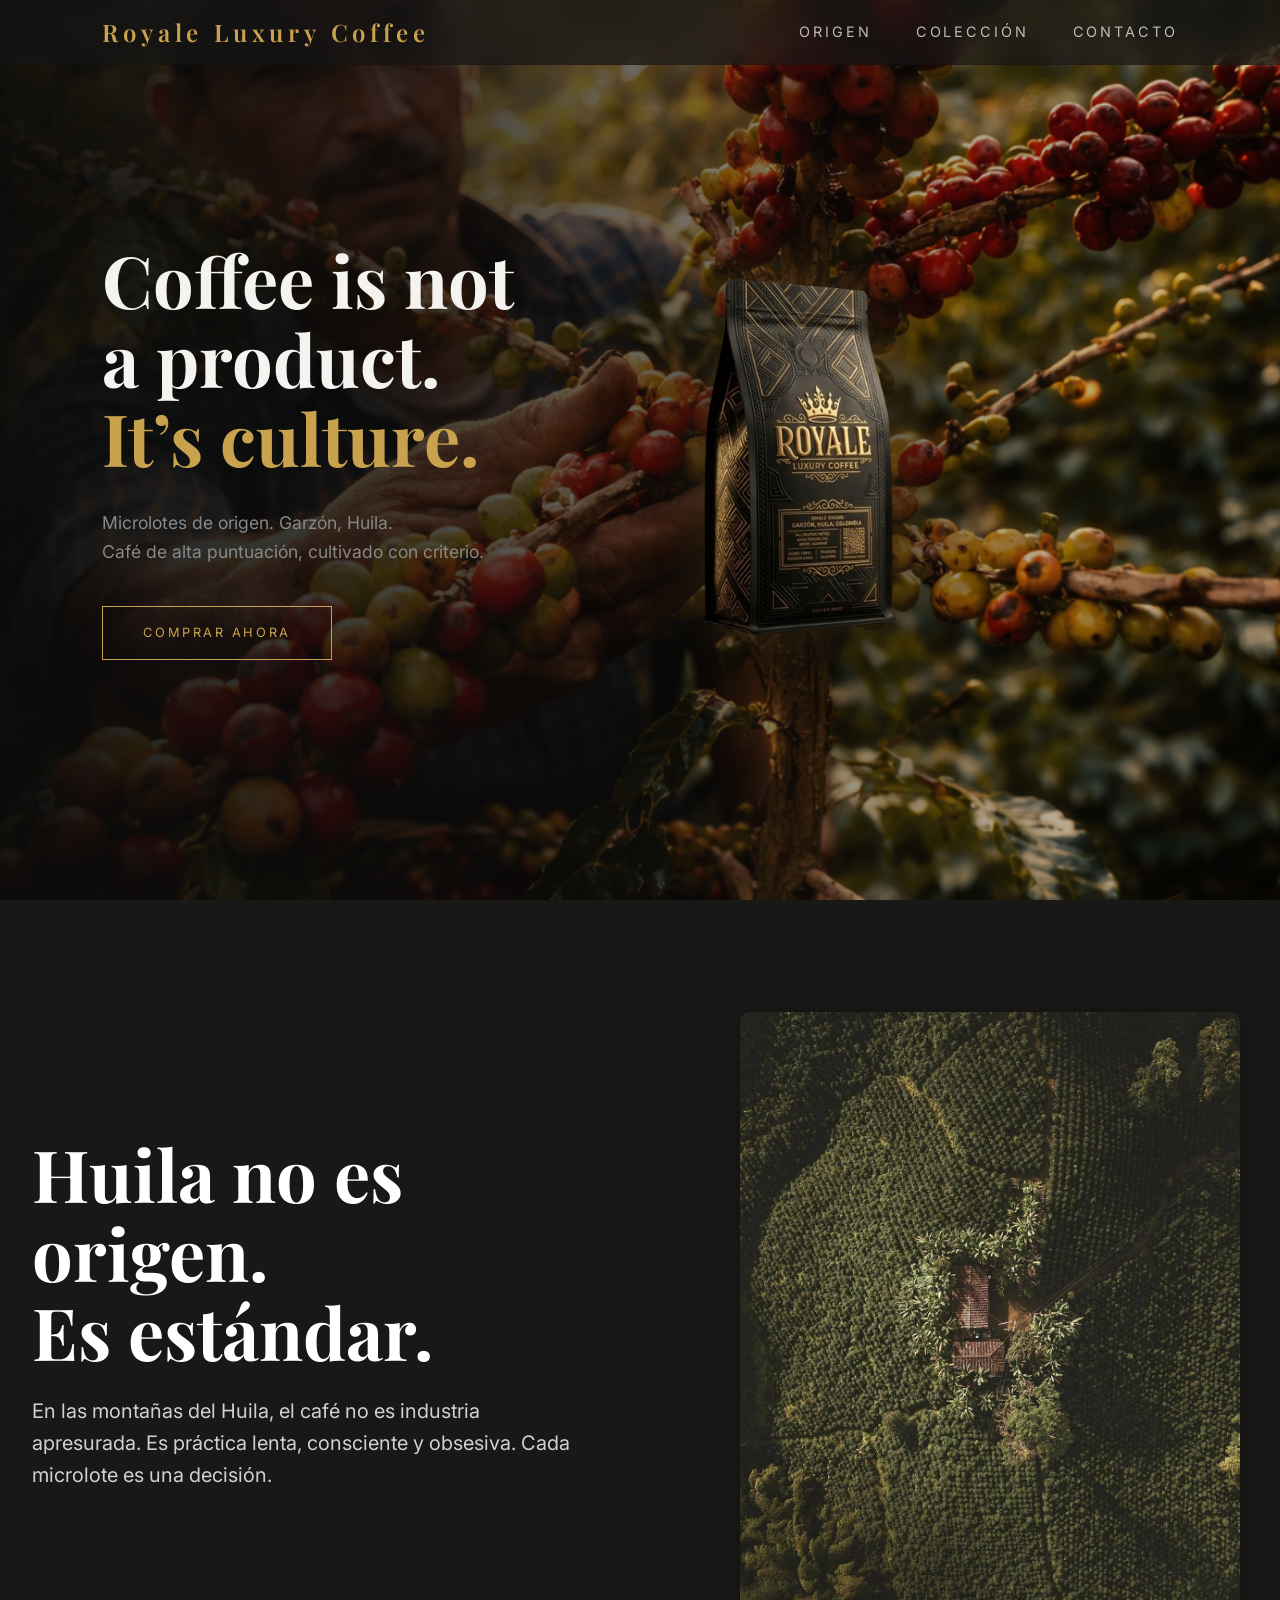
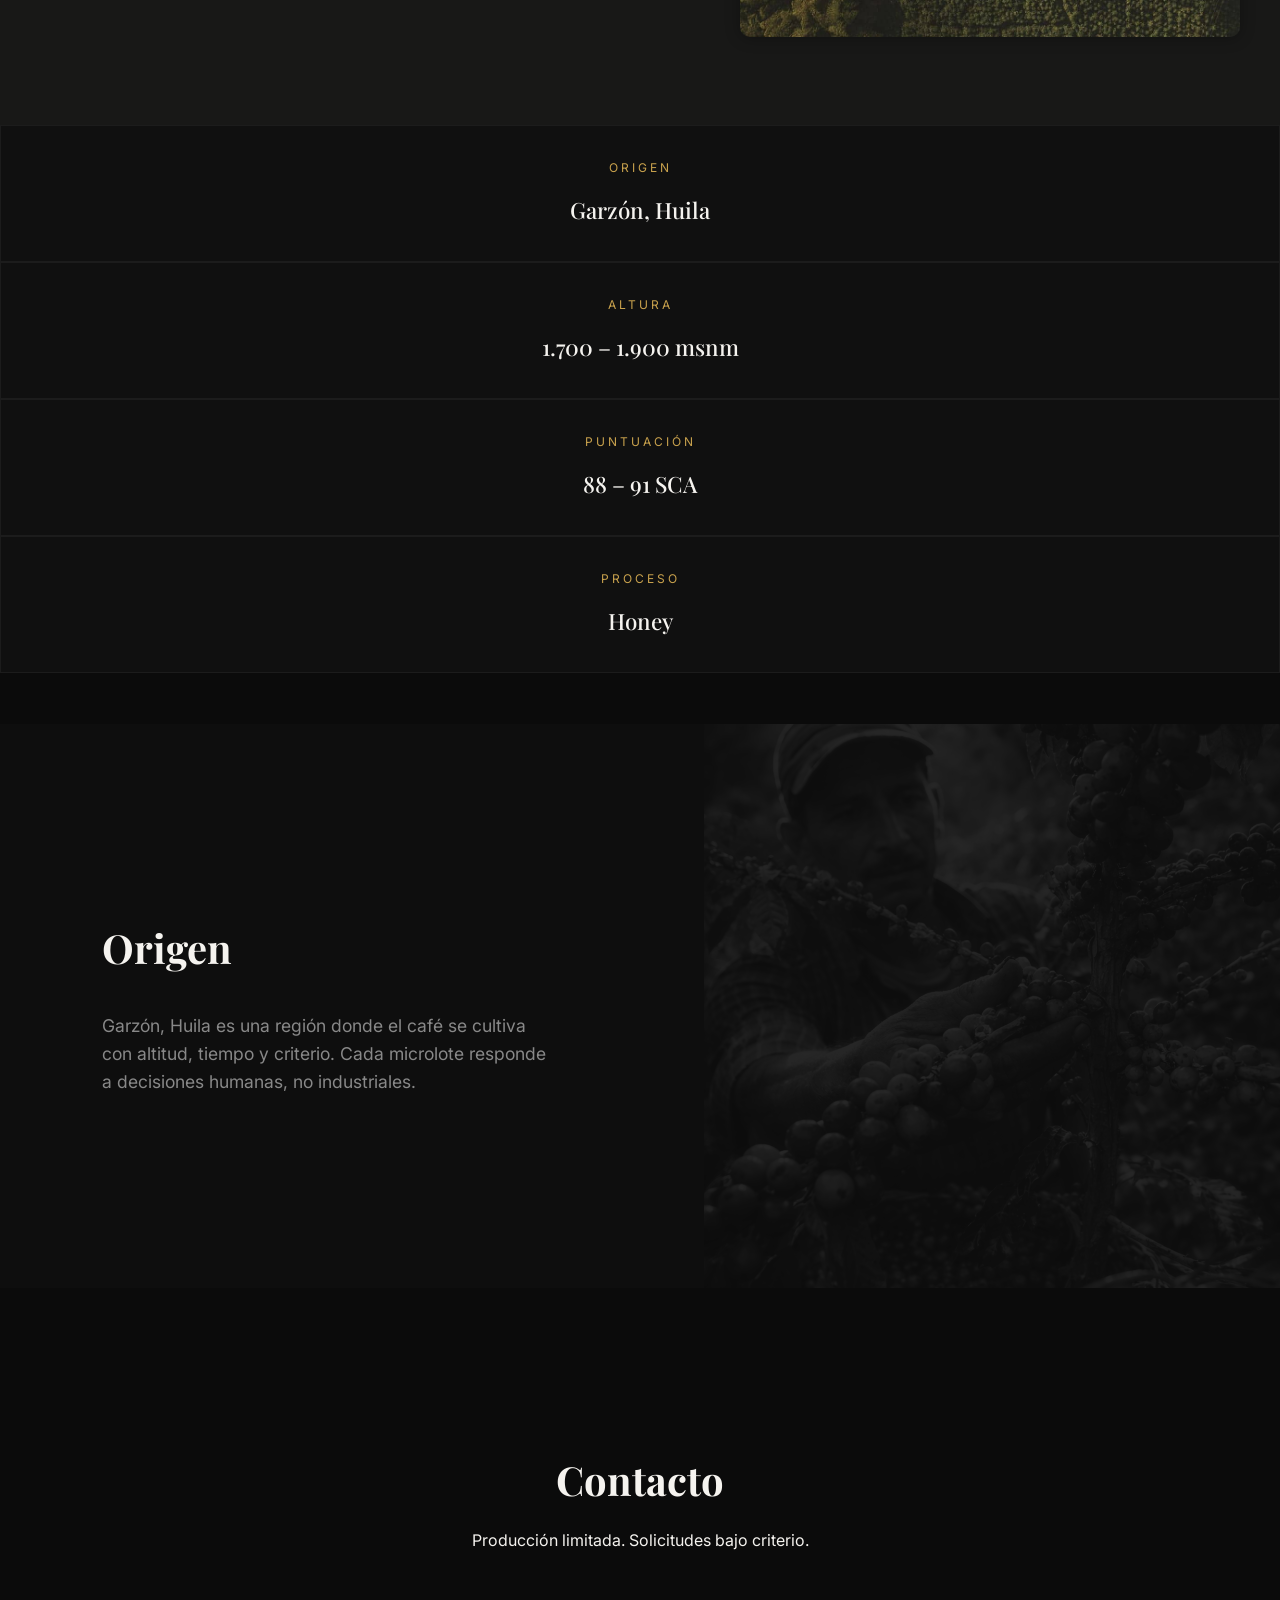
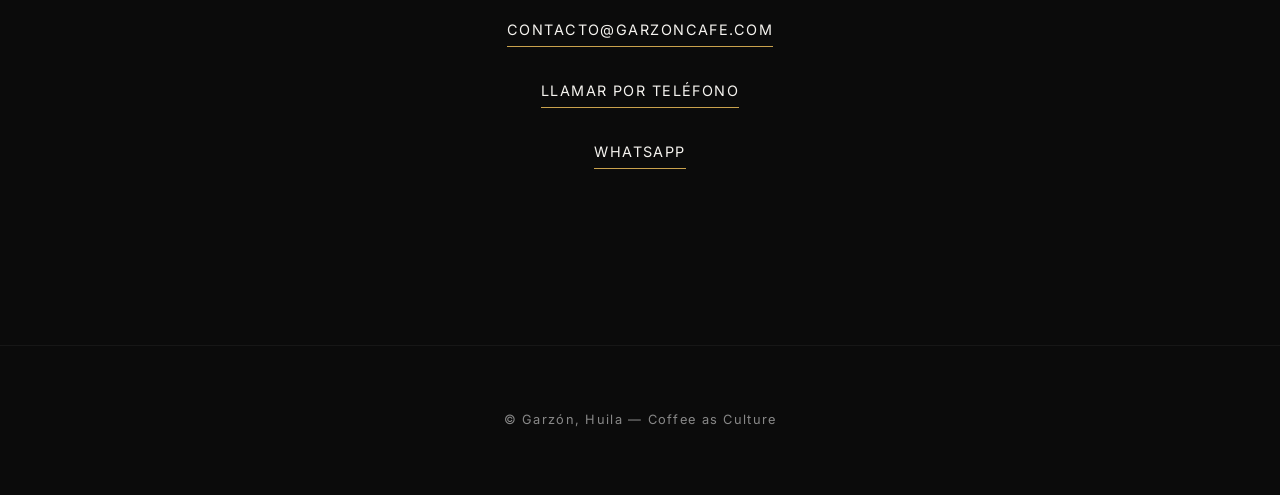
<file: index.html>
<!DOCTYPE html>
<html lang="es">

<head>
    <meta charset="UTF-8">
    <meta name="viewport" content="width=device-width, initial-scale=1.0">

    <title>Royale Luxury Coffee — Café Premium de Garzón, Huila</title>
    <meta name="description" content="Royale Luxury Coffee: microlotes de café de origen cultivados en Garzón, Huila. Sabores únicos, calidad premium, directo del productor.">
    <link rel="canonical" href="https://royaleluxurycoffee.com/">

    <!-- Open Graph -->
    <meta property="og:type" content="website">
    <meta property="og:url" content="https://royaleluxurycoffee.com/">
    <meta property="og:title" content="Royale Luxury Coffee — Café Premium de Garzón, Huila">
    <meta property="og:description" content="Microlotes de café de origen cultivados en Garzón, Huila. Sabores únicos, calidad premium, directo del productor.">
    <meta property="og:image" content="https://royaleluxurycoffee.com/imagenes/homepage2.png">

    <!-- Twitter Card -->
    <meta name="twitter:card" content="summary_large_image">
    <meta name="twitter:title" content="Royale Luxury Coffee">
    <meta name="twitter:description" content="Café premium de origen en Garzón, Huila.">
    <meta name="twitter:image" content="https://royaleluxurycoffee.com/imagenes/homepage2.png">

    <meta name="theme-color" content="#0b0b0b">
    <link rel="icon" type="image/png" href="imagenes/logo.png">

    <!-- Fonts -->
    <link rel="dns-prefetch" href="//fonts.googleapis.com">
    <link rel="dns-prefetch" href="//fonts.gstatic.com">
    <link rel="dns-prefetch" href="//checkout.bold.co">
    <link href="https://fonts.googleapis.com/css2?family=Inter:wght@300;400;600&family=Playfair+Display:wght@500;600&display=swap" rel="stylesheet">

    <link rel="stylesheet" href="styles.css">
</head>
<body>

    <header class="nav">
        <div class="logo">Royale Luxury Coffee </div>
        <nav>
            <a href="#">Origen</a>
            <a href="#">Colección</a>
            <a href="#">Contacto</a>
        </nav>
    </header>



    <main>

        <section class="hero">
            <div class="hero-wrapper">
                <div class="hero-content">
                    <h1>Coffee is not a product.<br><span>It’s culture.</span></h1>
                    <p>
                        Microlotes de origen. Garzón, Huila.<br>
                        Café de alta puntuación, cultivado con criterio.
                    </p>
                    <a href="Comprar.html" class="btn-gold">Comprar ahora</a>
                </div>

                <div class="hero-product">
                    <img src="imagenes/producto3.png" alt="Royal Luxury Coffee Pack">
                </div>
            </div>
        </section>



        <section class="editorial-section">
            <div class="container">
                <div class="editorial-text">

                    <h2> Huila no es origen.<br>Es estándar.</h2>
                    <p>
                        En las montañas del Huila, el café no es industria apresurada.
                        Es práctica lenta, consciente y obsesiva.
                        Cada microlote es una decisión.
                    </p>
                </div>
                <div class="editorial-finca">
                    <img src="imagenes/cafe.jpg" alt="Finca cafetera en Garzón, Huila">
                </div>
            </div>
        </section>




        <div class="editorial-metadata">
            <div>
                <span>Origen</span>
                <strong>Garzón, Huila</strong>
            </div>
            <div>
                <span>Altura</span>
                <strong>1.700 – 1.900 msnm</strong>
            </div>
            <div>
                <span>Puntuación</span>
                <strong>88 – 91 SCA</strong>
            </div>
            <div>
                <span>Proceso</span>
                <strong>Honey</strong>
            </div>
        </div>
        <br>
        <br>




        <section class="origen reveal" id="origen">
            <div class="origen-inner">
                <div class="origen-copy">
                    <h2>Origen</h2>
                    <p>
                        Garzón, Huila es una región donde el café
                        se cultiva con altitud, tiempo y criterio.
                        Cada microlote responde a decisiones
                        humanas, no industriales.
                    </p>
                </div>
            </div>
        </section>


        <section class="contacto" id="contacto">
            <h2>Contacto</h2>
            <p>Producción limitada. Solicitudes bajo criterio.</p>

            <div class="contact-links">
                <a href="mailto:contacto@garzoncafe.com" class="contact-link">contacto@garzoncafe.com</a><br>
                <a href="tel:+573000000000" class="contact-link">Llamar por teléfono</a><br>
                <a href="https://wa.me/573000000000" target="_blank" rel="noopener" class="contact-link">WhatsApp</a>
            </div>
        </section>

    </main>

    <footer>
        <p>© Garzón, Huila — Coffee as Culture</p>
    </footer>

</body>

</html>
</file>
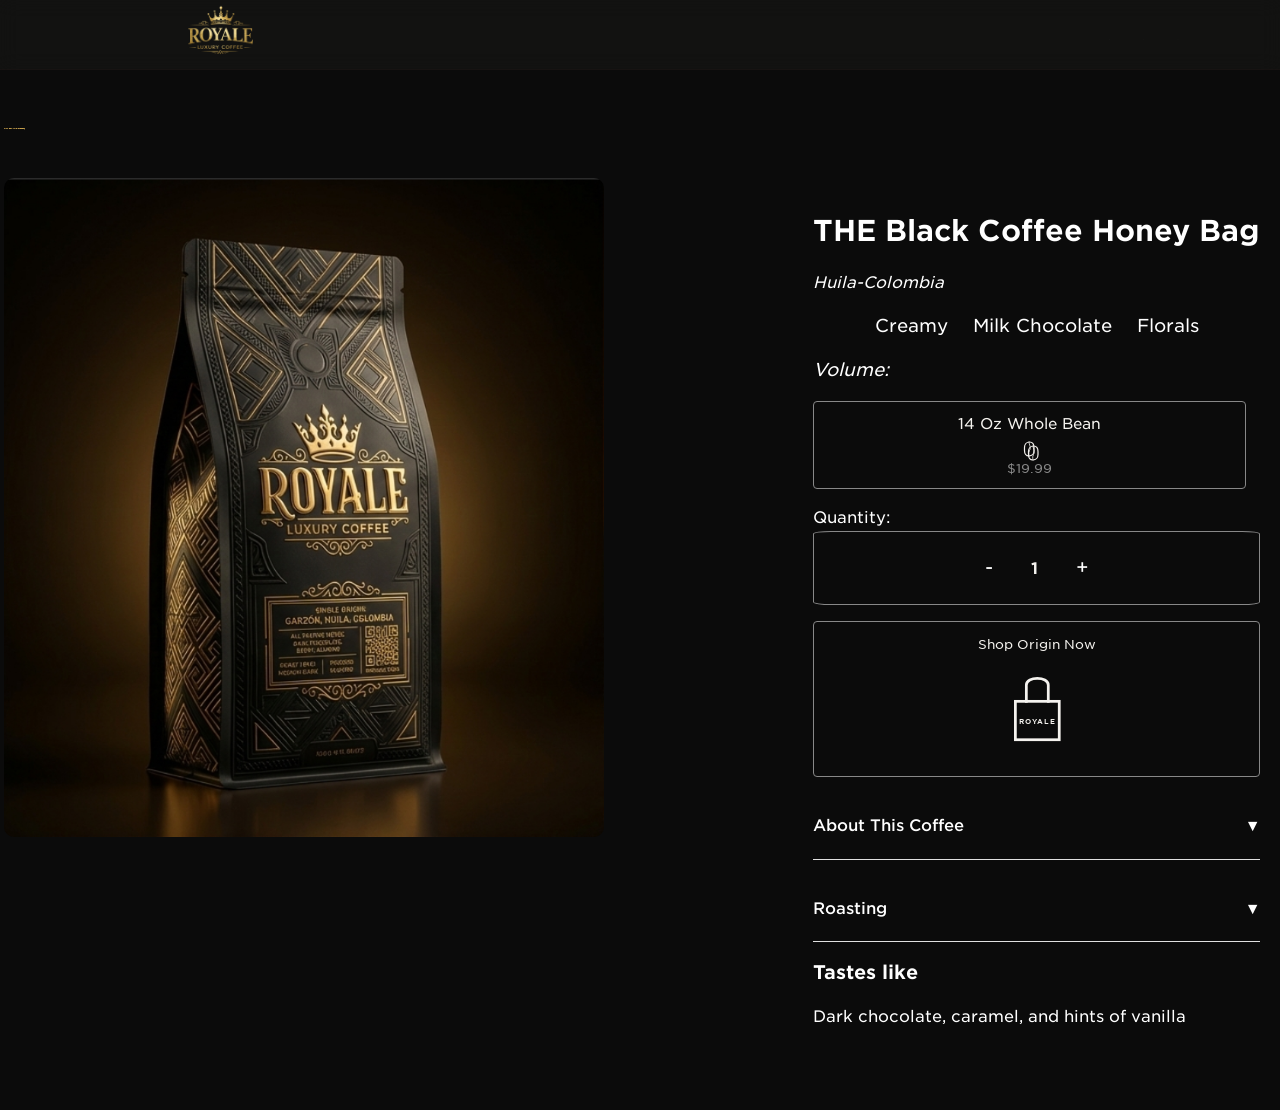
<file: Comprar.html>
<!DOCTYPE html>
<html lang="es">

<head>
    <meta charset="UTF-8">
    <title>Royale Luxury Coffee — Coffee as Culture</title>
    <meta name="viewport" content="width=device-width, initial-scale=1.0">
    <meta name="description" content="Café de microlotes de origen cultivados en Garzón, Huila. Coffee as culture">
    <link rel="dns-prefetch" href="//checkout.bold.co">

    <link rel="dns-prefetch" href="//fonts.googleapis.com">
    <link rel="dns-prefetch" href="//fonts.gstatic.com">
    <link
        href="https://fonts.googleapis.com/css2?family=Inter:wght@300;400;600&family=Playfair+Display:wght@500;600&display=swap"
        rel="stylesheet">

    <link rel="stylesheet" href="style-compra.css">

    <meta property="og:title" content="Royal Luxury Coffee">
    <meta property="og:description" content="Microlotes de café de origen cultivados en Garzón, Huila">
    <meta property="og:image" content="imagenes/homepage2.png">
    <meta name="theme-color" content="#0b0b0b">
    <link rel="icon" type="image/png" href="imagenes/homepage.png">
</head>

<body>
    <header class="nav">

        <div class="logo">
            <a href="index.html"> <img src="imagenes/logo.png" alt="logo Royal Luxury Coffee">
            </a>
        </div>
        <nav>
            <a href="#">Origen</a>
            <a href="#">Colección</a>
            <a href="#">Contacto</a>
        </nav>
    </header>


    <main>
        <section class="img-venta">
            <span id="enunciado-venta">Shop / Black Honey Coffee Bag</span>
            <img src="imagenes/venta.png" alt="bolsa de café en venta">


        </section>
        <div class="data-product">

            <H1>THE Black Coffee Honey Bag</H1>
            <p id="originp">Huila-Colombia <br></p>
            <ul class="list-flavor ">
                <li>Creamy</li>
                <li>Milk Chocolate</li>
                <li>Florals</li>
            </ul>
            <p id="volume"><em>Volume:</em> </p>
            <div class="volumen-option">

                <button class="size-option">

                    <span class="onzas">
                        14 Oz Whole Bean

                    </span>
                    <svg width="24" height="24" viewBox="0 0 24 24" fill="none" xmlns="http://www.w3.org/2000/svg"
                        class="icon-perfect-beans">
                        <path
                            d="M6.5 10.5C6.5 7.5 8.5 5 11.5 5C14.5 5 16 7.5 16 10.5V13.5C16 16.5 14 19 11 19C8 19 6.5 16.5 6.5 13.5V10.5Z"
                            stroke="currentColor" stroke-width="1.2" stroke-linejoin="round" />
                        <path d="M11 5C11 8 13.5 10.5 11.5 13.5C10 16 11 19 11 19" stroke="currentColor"
                            stroke-width="0.8" stroke-linecap="round" />
                        <path
                            d="M10.5 14.5C10.5 11.5 12.5 9 15.5 9C18.5 9 20 11.5 20 14.5V17.5C20 20.5 18 23 15 23C12 23 10.5 20.5 10.5 17.5V14.5Z"
                            stroke="currentColor" stroke-width="1.2" stroke-linejoin="round" />
                        <path d="M15 9C15 12 17.5 14.5 15.5 17.5C14 20 15 23 15 23" stroke="currentColor"
                            stroke-width="0.8" stroke-linecap="round" />
                    </svg>


                    <span class="price">$19.99</span>

                </button>
            </div>
            <div class="quantity">
                <p>Quantity:</p>
                <div class="quantity-button">

                    <div class="quantity-controls">

                        <button class="menos">-</button>
                        <span class="numero">1</span>
                        <button class="mas">+</button>

                    </div>

                </div>
            </div>

            <button class="finalizar-compra">Shop Origin Now <svg viewBox="-150 0 400 100" fill="none"
                    xmlns="http://www.w3.org/2000/svg" class="icon-royale-compact">

                    <path d="M40 45 V 30 C 40 22, 60 22, 60 30 V 45" stroke="currentColor" stroke-width="2.5"
                        stroke-linecap="square" />

                    <rect x="30" y="45" width="40" height="35" stroke="currentColor" stroke-width="2.5"
                        fill="transparent" />

                    <text x="50" y="66" text-anchor="middle"
                        font-family="'Helvetica Neue', Helvetica, Arial, sans-serif" font-size="6.5" font-weight="900"
                        fill="currentColor" letter-spacing="1">ROYALE</text>

                    <g class="royale-seal-compact">
                    </g>

                </svg></button>

             <details class="coffee-accordion">
                    <summary>About This Coffee <span class="icon"></span></summary>
             <div class="content">
                    <p>Renowned throughout the world for its incomparable standard of quality and smooth, creamy taste profile, Jamaica Blue Mountain has rightfully earned the nickname of 'The Champagne of Coffee'. Considered one of the best coffees in the world, Jamaica Blue Mountain must meet stringent regulations and be grown under very specific conditions to meet export quality.

                    The mountains are distinguished by their unique micro-climate and location which provide the ideal circumstances for growing high-quality coffee: at high-altitude on a tropical island, where near constant mist and cloud cover give perfect shading and temperature, and the cool sea breezes provide ideal moisture..</p>
             </div>

            </details>

            <details class="coffee-accordion">

                 <summary>Roasting <span class="icon"></span></summary>
            <div class="content">
                 <p>We roast all our coffee beans in small artisanal batches each day to preserve freshness and consistency. All ground coffee is ground to order just before shipping, so you can be assured your coffee has arrived as fresh as possible.

                The majority of our coffees are medium roasted as a standard, unless otherwise stated on the product page.

            Please contact us if you have any questions about our coffees or the way we roast.</p>
            </div>
           </details>

            <h3>Tastes like</h3>
            <p>Dark chocolate, caramel, and hints of vanilla</p>


        </div>





    </main>



</body>

</html>
</file>
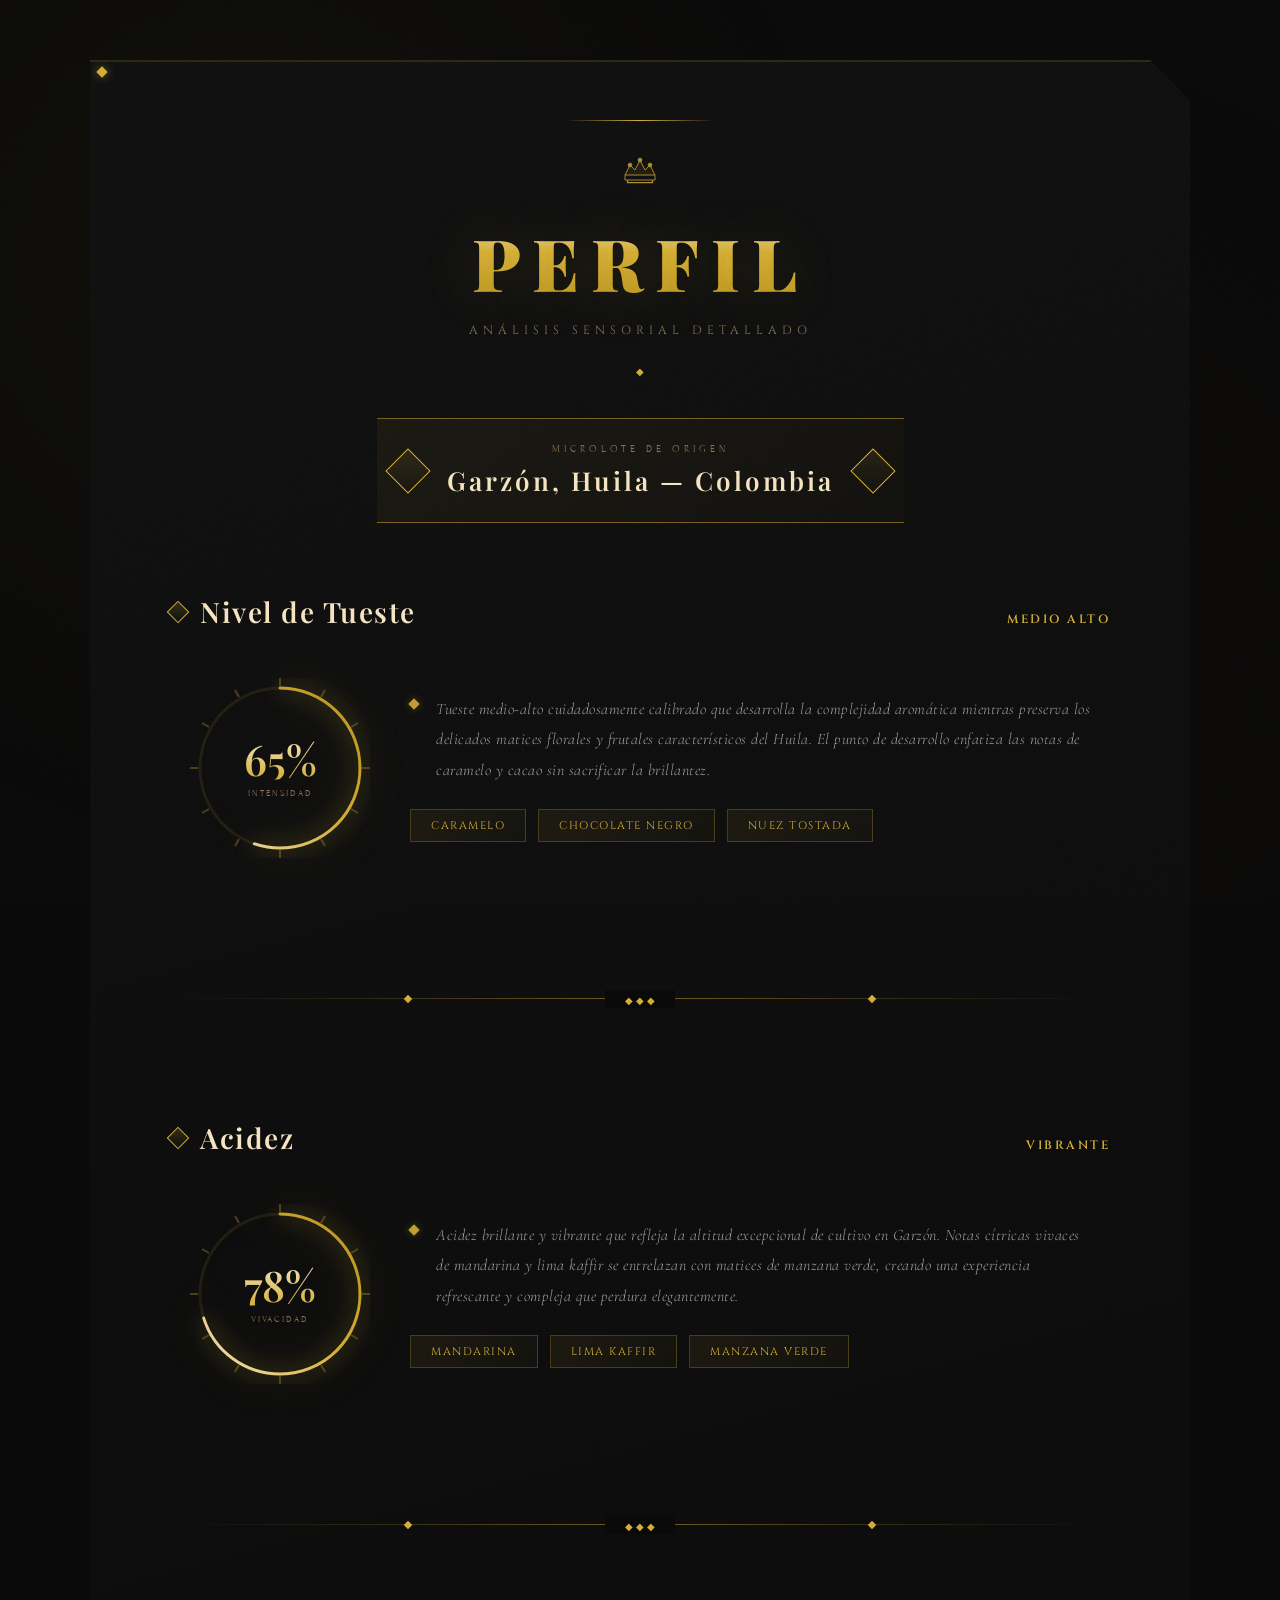
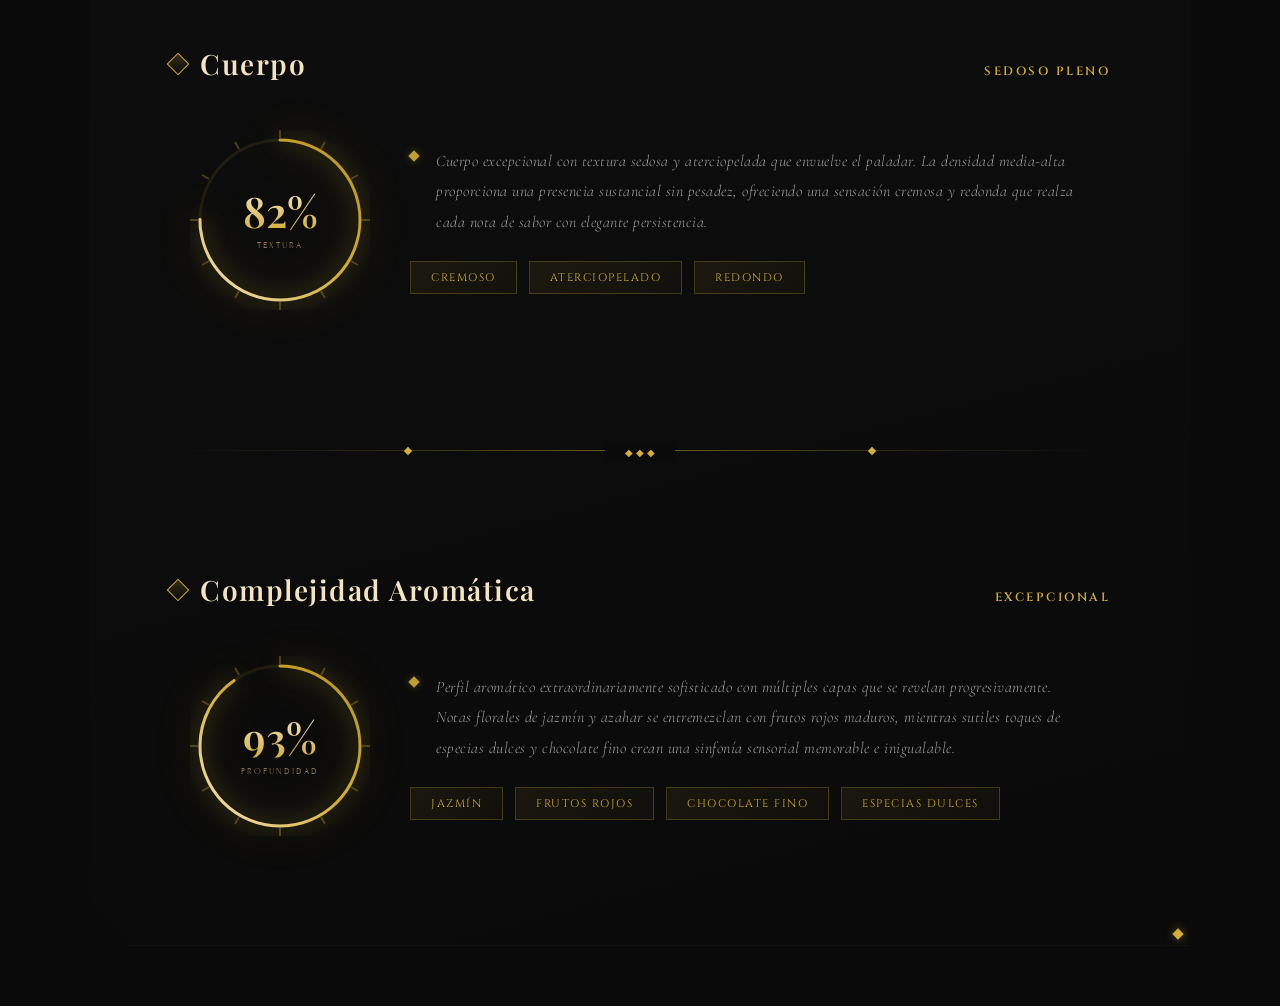
<file: prueba.html>
<!DOCTYPE html>
<html lang="es">

<head>
    <meta charset="UTF-8">
    <meta name="viewport" content="width=device-width, initial-scale=1.0">
    <title>Perfil Sensorial - Royal Luxury Coffee</title>
    <link
        href="https://fonts.googleapis.com/css2?family=Playfair+Display:ital,wght@0,400;0,600;0,900;1,400&family=Cinzel:wght@400;600;700&family=Forum&family=Cormorant+Garamond:ital,wght@0,300;0,400;1,300&display=swap"
        rel="stylesheet">
    <style>
        :root {
            --gold-light: #f4e4c1;
            --gold-main: #d4af37;
            --gold-dark: #b8941e;
            --gold-deeper: #8b7355;
            --black-deep: #0a0a0a;
            --black-soft: #111111;
            --black-medium: #1a1a1a;
        }

        * {
            margin: 0;
            padding: 0;
            box-sizing: border-box;
        }

        body {
            font-family: 'Forum', cursive;
            background: var(--black-deep);
            min-height: 100vh;
            display: flex;
            align-items: center;
            justify-content: center;
            padding: 60px 20px;
            position: relative;
            overflow-x: hidden;
        }

        /* Animated background */
        body::before {
            content: '';
            position: fixed;
            top: 0;
            left: 0;
            right: 0;
            bottom: 0;
            background:
                radial-gradient(circle at 20% 30%, rgba(212, 175, 55, 0.04) 0%, transparent 50%),
                radial-gradient(circle at 80% 70%, rgba(139, 69, 19, 0.03) 0%, transparent 50%);
            pointer-events: none;
            animation: bgPulse 20s ease-in-out infinite;
        }

        @keyframes bgPulse {

            0%,
            100% {
                opacity: 1;
            }

            50% {
                opacity: 0.6;
            }
        }

        /* Grain texture overlay */
        body::after {
            content: '';
            position: fixed;
            top: 0;
            left: 0;
            right: 0;
            bottom: 0;
            background-image: url("data:image/svg+xml,%3Csvg viewBox='0 0 400 400' xmlns='http://www.w3.org/2000/svg'%3E%3Cfilter id='noiseFilter'%3E%3CfeTurbulence type='fractalNoise' baseFrequency='0.9' numOctaves='4' stitchTiles='stitch'/%3E%3C/filter%3E%3Crect width='100%25' height='100%25' filter='url(%23noiseFilter)' opacity='0.03'/%3E%3C/svg%3E");
            pointer-events: none;
            opacity: 0.4;
        }

        .profile-card {
            position: relative;
            max-width: 1100px;
            width: 100%;
            background: linear-gradient(165deg, var(--black-soft) 0%, var(--black-deep) 100%);
            padding: 90px 80px;
            box-shadow:
                0 0 0 1px rgba(212, 175, 55, 0.5),
                0 0 0 2px rgba(0, 0, 0, 0.9),
                inset 0 2px 0 rgba(212, 175, 55, 0.15),
                inset 0 -1px 0 rgba(212, 175, 55, 0.05),
                0 40px 120px rgba(0, 0, 0, 0.9);
            animation: cardEntry 1.2s cubic-bezier(0.16, 1, 0.3, 1) forwards;
            clip-path: polygon(0 0,
                    calc(100% - 40px) 0,
                    100% 40px,
                    100% 100%,
                    40px 100%,
                    0 calc(100% - 40px));
        }

        @keyframes cardEntry {
            from {
                opacity: 0;
                transform: translateY(40px) scale(0.96);
            }

            to {
                opacity: 1;
                transform: translateY(0) scale(1);
            }
        }

        /* Decorative corner ornaments */
        .corner-ornament {
            position: absolute;
            width: 80px;
            height: 80px;
            pointer-events: none;
        }

        .corner-ornament::before,
        .corner-ornament::after {
            content: '';
            position: absolute;
            background: var(--gold-main);
        }

        .corner-tl {
            top: -1px;
            left: -1px;
        }

        .corner-tl::before {
            top: 0;
            left: 0;
            width: 60px;
            height: 1px;
        }

        .corner-tl::after {
            top: 0;
            left: 0;
            width: 1px;
            height: 60px;
        }

        .corner-tr {
            top: -1px;
            right: -1px;
        }

        .corner-tr::before {
            top: 0;
            right: 0;
            width: 60px;
            height: 1px;
        }

        .corner-tr::after {
            top: 0;
            right: 0;
            width: 1px;
            height: 60px;
        }

        .corner-bl {
            bottom: -1px;
            left: -1px;
        }

        .corner-bl::before {
            bottom: 0;
            left: 0;
            width: 60px;
            height: 1px;
        }

        .corner-bl::after {
            bottom: 0;
            left: 0;
            width: 1px;
            height: 60px;
        }

        .corner-br {
            bottom: -1px;
            right: -1px;
        }

        .corner-br::before {
            bottom: 0;
            right: 0;
            width: 60px;
            height: 1px;
        }

        .corner-br::after {
            bottom: 0;
            right: 0;
            width: 1px;
            height: 60px;
        }

        /* Corner diamonds */
        .corner-diamond {
            position: absolute;
            width: 8px;
            height: 8px;
            background: var(--gold-main);
            transform: rotate(45deg);
            box-shadow: 0 0 10px rgba(212, 175, 55, 0.5);
        }

        .diamond-tl {
            top: 8px;
            left: 8px;
        }

        .diamond-tr {
            top: 8px;
            right: 8px;
        }

        .diamond-bl {
            bottom: 8px;
            left: 8px;
        }

        .diamond-br {
            bottom: 8px;
            right: 8px;
        }

        /* Header Section */
        .header {
            text-align: center;
            margin-bottom: 80px;
            position: relative;
        }

        .header::before {
            content: '';
            position: absolute;
            top: -30px;
            left: 50%;
            transform: translateX(-50%);
            width: 150px;
            height: 1px;
            background: linear-gradient(90deg, transparent, var(--gold-main), transparent);
            animation: lineGrow 1.5s ease 0.5s forwards;
        }

        @keyframes lineGrow {
            from {
                width: 0;
            }

            to {
                width: 150px;
            }
        }

        .header::after {
            content: '◆';
            position: absolute;
            bottom: -40px;
            left: 50%;
            transform: translateX(-50%);
            color: var(--gold-main);
            font-size: 10px;
            opacity: 1;
            animation: fadeIn 1s ease 1s forwards;
        }

        .royal-crown {
            width: 40px;
            height: 40px;
            margin: 0 auto 20px;
            opacity: 0.8;
            animation: crownFloat 1s ease 0.3s forwards;
        }

        @keyframes crownFloat {
            from {
                opacity: 0;
                transform: translateY(-20px);
            }

            to {
                opacity: 0.8;
                transform: translateY(0);
            }
        }

        .main-title {
            font-family: 'Playfair Display', serif;
            font-size: 72px;
            font-weight: 900;
            letter-spacing: 12px;
            text-transform: uppercase;
            background: linear-gradient(180deg, var(--gold-light) 0%, var(--gold-main) 40%, var(--gold-dark) 100%);
            -webkit-background-clip: text;
            -webkit-text-fill-color: transparent;
            background-clip: text;
            margin-bottom: 12px;
            position: relative;
            animation: titleReveal 1.4s cubic-bezier(0.16, 1, 0.3, 1) 0.2s forwards;
            text-shadow: 0 0 60px rgba(212, 175, 55, 0.2);
        }

        @keyframes titleReveal {
            from {
                opacity: 0;
                letter-spacing: 28px;
                filter: blur(10px);
            }

            to {
                opacity: 1;
                letter-spacing: 12px;
                filter: blur(0);
            }
        }

        .subtitle {
            font-family: 'Cinzel', serif;
            font-size: 12px;
            letter-spacing: 5px;
            color: var(--gold-deeper);
            text-transform: uppercase;
            font-weight: 400;
            animation: fadeIn 1.2s ease 0.6s forwards;
        }

        @keyframes fadeIn {
            from {
                opacity: 0;
            }

            to {
                opacity: 1;
            }
        }

        /* Origin Badge */
        .origin-container {
            text-align: center;
            margin-bottom: 70px;
            animation: fadeIn 1.2s ease 0.8s forwards;
        }

        .origin-badge {
            display: inline-block;
            position: relative;
            padding: 24px 70px;
            background: linear-gradient(135deg, rgba(212, 175, 55, 0.06) 0%, rgba(212, 175, 55, 0.02) 100%);
            border-top: 1px solid rgba(212, 175, 55, 0.5);
            border-bottom: 1px solid rgba(212, 175, 55, 0.5);
            transition: all 0.6s cubic-bezier(0.16, 1, 0.3, 1);
        }

        .origin-badge:hover {
            background: linear-gradient(135deg, rgba(212, 175, 55, 0.1) 0%, rgba(212, 175, 55, 0.04) 100%);
            border-color: rgba(212, 175, 55, 0.7);
            transform: scale(1.02);
        }

        .origin-badge::before,
        .origin-badge::after {
            content: '';
            position: absolute;
            top: 50%;
            width: 30px;
            height: 30px;
            transform: translateY(-50%) rotate(45deg);
            border: 1px solid var(--gold-main);
            background: linear-gradient(135deg, rgba(212, 175, 55, 0.1), transparent);
            transition: all 0.4s ease;
        }

        .origin-badge::before {
            left: 15px;
        }

        .origin-badge::after {
            right: 15px;
        }

        .origin-badge:hover::before {
            transform: translateY(-50%) rotate(45deg) scale(1.1);
        }

        .origin-badge:hover::after {
            transform: translateY(-50%) rotate(45deg) scale(1.1);
        }

        .origin-label {
            font-size: 10px;
            letter-spacing: 4px;
            color: var(--gold-deeper);
            text-transform: uppercase;
            display: block;
            margin-bottom: 8px;
            font-weight: 400;
        }

        .origin-value {
            font-family: 'Playfair Display', serif;
            font-size: 26px;
            color: var(--gold-light);
            font-weight: 600;
            letter-spacing: 3px;
        }

        /* Meter Section */
        .meters-grid {
            display: grid;
            gap: 60px;
        }

        .meter-item {
            position: relative;
            opacity: 1;
            animation: meterReveal 1s cubic-bezier(0.16, 1, 0.3, 1) forwards;
            transition: transform 0.4s cubic-bezier(0.16, 1, 0.3, 1);
        }

        .meter-item:hover {
            transform: translateX(10px);
        }

        .meter-item:nth-child(1) {
            animation-delay: 1s;
        }

        .meter-item:nth-child(3) {
            animation-delay: 1.2s;
        }

        .meter-item:nth-child(5) {
            animation-delay: 1.4s;
        }

        .meter-item:nth-child(7) {
            animation-delay: 1.6s;
        }

        @keyframes meterReveal {
            from {
                opacity: 0;
                transform: translateX(-50px);
            }

            to {
                opacity: 1;
                transform: translateX(0);
            }
        }

        .meter-header {
            display: flex;
            justify-content: space-between;
            align-items: baseline;
            margin-bottom: 28px;
        }

        .meter-name {
            font-family: 'Playfair Display', serif;
            font-size: 28px;
            color: var(--gold-light);
            font-weight: 600;
            letter-spacing: 1.5px;
            position: relative;
            padding-left: 30px;
        }

        .meter-name::before {
            content: '';
            position: absolute;
            left: 0;
            top: 50%;
            transform: translateY(-50%) rotate(45deg);
            width: 14px;
            height: 14px;
            border: 1px solid var(--gold-main);
            background: linear-gradient(135deg, rgba(212, 175, 55, 0.2), transparent);
            transition: all 0.3s ease;
        }

        .meter-item:hover .meter-name::before {
            transform: translateY(-50%) rotate(225deg);
            background: linear-gradient(135deg, rgba(212, 175, 55, 0.4), transparent);
            box-shadow: 0 0 15px rgba(212, 175, 55, 0.5);
        }

        .meter-value {
            font-family: 'Cinzel', serif;
            font-size: 12px;
            letter-spacing: 2.5px;
            color: var(--gold-main);
            text-transform: uppercase;
            font-weight: 600;
        }

        /* Circular Meter Design */
        .meter-visual {
            position: relative;
            display: flex;
            align-items: center;
            gap: 40px;
            padding: 20px;
        }

        .meter-circle-container {
            position: relative;
            width: 180px;
            height: 180px;
            flex-shrink: 0;
        }

        /* Outer glow ring */
        .meter-circle-container::before {
            content: '';
            position: absolute;
            top: 50%;
            left: 50%;
            transform: translate(-50%, -50%);
            width: 200px;
            height: 200px;
            border-radius: 50%;
            background: radial-gradient(circle, rgba(212, 175, 55, 0.1) 0%, transparent 70%);
            opacity: 0;
            transition: opacity 0.5s ease;
        }

        .meter-item:hover .meter-circle-container::before {
            opacity: 1;
        }

        .meter-circle {
            width: 100%;
            height: 100%;
            transform: rotate(-90deg);
            filter: drop-shadow(0 0 20px rgba(212, 175, 55, 0.3));
        }

        .meter-circle-bg {
            fill: none;
            stroke: rgba(212, 175, 55, 0.1);
            stroke-width: 3;
        }

        .meter-circle-fill {
            fill: none;
            stroke: url(#goldGradient);
            stroke-width: 3;
            stroke-linecap: round;
            stroke-dasharray: 503;
            stroke-dashoffset: 503;
            filter: drop-shadow(0 0 10px rgba(212, 175, 55, 0.6));
            animation: fillCircle 2.5s cubic-bezier(0.4, 0, 0.2, 1) forwards;
            transition: stroke-width 0.3s ease;
        }

        .meter-item:hover .meter-circle-fill {
            stroke-width: 4;
        }

        @keyframes fillCircle {
            to {
                stroke-dashoffset: var(--dash-offset);
            }
        }

        /* Decorative tick marks */
        .meter-ticks {
            position: absolute;
            top: 0;
            left: 0;
            width: 100%;
            height: 100%;
        }

        .tick {
            position: absolute;
            width: 2px;
            height: 8px;
            background: rgba(212, 175, 55, 0.3);
            top: 0;
            left: 50%;
            transform-origin: 50% 90px;
        }

        .tick:nth-child(1) {
            transform: translateX(-50%) rotate(0deg);
        }

        .tick:nth-child(2) {
            transform: translateX(-50%) rotate(30deg);
        }

        .tick:nth-child(3) {
            transform: translateX(-50%) rotate(60deg);
        }

        .tick:nth-child(4) {
            transform: translateX(-50%) rotate(90deg);
        }

        .tick:nth-child(5) {
            transform: translateX(-50%) rotate(120deg);
        }

        .tick:nth-child(6) {
            transform: translateX(-50%) rotate(150deg);
        }

        .tick:nth-child(7) {
            transform: translateX(-50%) rotate(180deg);
        }

        .tick:nth-child(8) {
            transform: translateX(-50%) rotate(210deg);
        }

        .tick:nth-child(9) {
            transform: translateX(-50%) rotate(240deg);
        }

        .tick:nth-child(10) {
            transform: translateX(-50%) rotate(270deg);
        }

        .tick:nth-child(11) {
            transform: translateX(-50%) rotate(300deg);
        }

        .tick:nth-child(12) {
            transform: translateX(-50%) rotate(330deg);
        }

        .meter-center {
            position: absolute;
            top: 50%;
            left: 50%;
            transform: translate(-50%, -50%);
            text-align: center;
        }

        .meter-percentage {
            font-family: 'Playfair Display', serif;
            font-size: 42px;
            font-weight: 600;
            background: linear-gradient(180deg, var(--gold-light) 0%, var(--gold-main) 100%);
            -webkit-background-clip: text;
            -webkit-text-fill-color: transparent;
            background-clip: text;
            line-height: 1;
            transition: transform 0.3s ease;
        }

        .meter-item:hover .meter-percentage {
            transform: scale(1.1);
        }

        .meter-label {
            font-size: 9px;
            letter-spacing: 2px;
            color: var(--gold-deeper);
            text-transform: uppercase;
            margin-top: 8px;
        }

        /* Description Section */
        .meter-description {
            flex: 1;
            display: flex;
            flex-direction: column;
            gap: 24px;
        }

        .description-item {
            display: flex;
            align-items: flex-start;
            gap: 18px;
            opacity: 0.9;
            transition: opacity 0.3s ease;
        }

        .meter-item:hover .description-item {
            opacity: 1;
        }

        .description-icon {
            width: 8px;
            height: 8px;
            background: var(--gold-main);
            transform: rotate(45deg);
            flex-shrink: 0;
            margin-top: 6px;
            box-shadow: 0 0 10px rgba(212, 175, 55, 0.4);
            transition: all 0.3s ease;
        }

        .meter-item:hover .description-icon {
            transform: rotate(225deg);
            box-shadow: 0 0 15px rgba(212, 175, 55, 0.7);
        }

        .description-text {
            font-family: 'Cormorant Garamond', serif;
            font-size: 16px;
            line-height: 1.9;
            color: #b0b0b0;
            letter-spacing: 0.5px;
            font-weight: 300;
            font-style: italic;
        }

        .flavor-tags {
            display: flex;
            flex-wrap: wrap;
            gap: 12px;
        }

        .flavor-tag {
            padding: 8px 20px;
            background: linear-gradient(135deg, rgba(212, 175, 55, 0.08), rgba(212, 175, 55, 0.03));
            border: 1px solid rgba(212, 175, 55, 0.25);
            font-size: 11px;
            letter-spacing: 1.5px;
            color: var(--gold-main);
            text-transform: uppercase;
            font-family: 'Cinzel', serif;
            font-weight: 400;
            transition: all 0.3s cubic-bezier(0.16, 1, 0.3, 1);
            cursor: default;
            position: relative;
            overflow: hidden;
        }

        .flavor-tag::before {
            content: '';
            position: absolute;
            top: 0;
            left: -100%;
            width: 100%;
            height: 100%;
            background: linear-gradient(90deg, transparent, rgba(212, 175, 55, 0.2), transparent);
            transition: left 0.5s ease;
        }

        .flavor-tag:hover::before {
            left: 100%;
        }

        .flavor-tag:hover {
            background: linear-gradient(135deg, rgba(212, 175, 55, 0.15), rgba(212, 175, 55, 0.06));
            border-color: rgba(212, 175, 55, 0.4);
            transform: translateY(-2px);
            box-shadow: 0 4px 15px rgba(212, 175, 55, 0.2);
        }

        /* Divider */
        .divider {
            height: 1px;
            background: linear-gradient(90deg,
                    transparent 0%,
                    rgba(212, 175, 55, 0.15) 20%,
                    rgba(212, 175, 55, 0.5) 50%,
                    rgba(212, 175, 55, 0.15) 80%,
                    transparent 100%);
            margin: 60px 0;
            position: relative;
        }

        .divider::before,
        .divider::after {
            content: '';
            position: absolute;
            top: 50%;
            width: 6px;
            height: 6px;
            background: var(--gold-main);
            transform: translateY(-50%) rotate(45deg);
        }

        .divider::before {
            left: 25%;
        }

        .divider::after {
            right: 25%;
        }

        .divider-center {
            position: absolute;
            top: 50%;
            left: 50%;
            transform: translate(-50%, -50%);
            background: var(--black-deep);
            padding: 0 20px;
        }

        .divider-ornament {
            font-size: 10px;
            color: var(--gold-main);
        }

        /* Responsive */
        @media (max-width: 1024px) {
            .profile-card {
                padding: 70px 50px;
            }

            .main-title {
                font-size: 56px;
                letter-spacing: 8px;
            }

            .meter-visual {
                gap: 30px;
            }
        }

        @media (max-width: 768px) {
            .profile-card {
                padding: 50px 30px;
            }

            .main-title {
                font-size: 42px;
                letter-spacing: 6px;
            }

            .meter-visual {
                flex-direction: column;
                gap: 30px;
            }

            .meter-circle-container {
                width: 160px;
                height: 160px;
            }

            .meter-description {
                width: 100%;
            }

            .meter-item:hover {
                transform: translateX(0);
            }
        }
    </style>
</head>

<body>
    <div class="profile-card">
        <div class="corner-ornament corner-tl"></div>
        <div class="corner-ornament corner-tr"></div>
        <div class="corner-ornament corner-bl"></div>
        <div class="corner-ornament corner-br"></div>

        <div class="corner-diamond diamond-tl"></div>
        <div class="corner-diamond diamond-tr"></div>
        <div class="corner-diamond diamond-bl"></div>
        <div class="corner-diamond diamond-br"></div>

        <div class="header">
            <svg class="royal-crown" viewBox="0 0 64 64" fill="none" stroke="currentColor" stroke-width="1.5"
                style="color: #d4af37;">
                <path d="M8 40 L16 24 L24 32 L32 16 L40 32 L48 24 L56 40 L8 40 Z" fill="rgba(212, 175, 55, 0.1)" />
                <circle cx="16" cy="24" r="3" fill="#d4af37" />
                <circle cx="32" cy="16" r="3" fill="#d4af37" />
                <circle cx="48" cy="24" r="3" fill="#d4af37" />
                <path d="M8 40 L8 48 L56 48 L56 40" stroke="#d4af37" stroke-width="1.5" />
                <path d="M12 48 L12 52 L52 52 L52 48" stroke="#d4af37" stroke-width="2" />
            </svg>
            <h1 class="main-title">Perfil</h1>
            <p class="subtitle">Análisis Sensorial Detallado</p>
        </div>

        <div class="origin-container">
            <div class="origin-badge">
                <span class="origin-label">Microlote de Origen</span>
                <span class="origin-value">Garzón, Huila — Colombia</span>
            </div>
        </div>

        <div class="meters-grid">
            <!-- Nivel de Tueste -->
            <div class="meter-item">
                <div class="meter-header">
                    <h3 class="meter-name">Nivel de Tueste</h3>
                    <span class="meter-value">Medio Alto</span>
                </div>
                <div class="meter-visual">
                    <div class="meter-circle-container">
                        <div class="meter-ticks">
                            <div class="tick"></div>
                            <div class="tick"></div>
                            <div class="tick"></div>
                            <div class="tick"></div>
                            <div class="tick"></div>
                            <div class="tick"></div>
                            <div class="tick"></div>
                            <div class="tick"></div>
                            <div class="tick"></div>
                            <div class="tick"></div>
                            <div class="tick"></div>
                            <div class="tick"></div>
                        </div>
                        <svg class="meter-circle" viewBox="0 0 180 180">
                            <defs>
                                <linearGradient id="goldGradient" x1="0%" y1="0%" x2="100%" y2="100%">
                                    <stop offset="0%" style="stop-color:#f4e4c1;stop-opacity:1" />
                                    <stop offset="50%" style="stop-color:#d4af37;stop-opacity:1" />
                                    <stop offset="100%" style="stop-color:#b8941e;stop-opacity:1" />
                                </linearGradient>
                            </defs>
                            <circle class="meter-circle-bg" cx="90" cy="90" r="80" />
                            <circle class="meter-circle-fill" cx="90" cy="90" r="80" style="--dash-offset: 226" />
                        </svg>
                        <div class="meter-center">
                            <div class="meter-percentage">65%</div>
                            <div class="meter-label">Intensidad</div>
                        </div>
                    </div>
                    <div class="meter-description">
                        <div class="description-item">
                            <div class="description-icon"></div>
                            <p class="description-text">Tueste medio-alto cuidadosamente calibrado que desarrolla la
                                complejidad aromática mientras preserva los delicados matices florales y frutales
                                característicos del Huila. El punto de desarrollo enfatiza las notas de caramelo y cacao
                                sin sacrificar la brillantez.</p>
                        </div>
                        <div class="flavor-tags">
                            <span class="flavor-tag">Caramelo</span>
                            <span class="flavor-tag">Chocolate negro</span>
                            <span class="flavor-tag">Nuez tostada</span>
                        </div>
                    </div>
                </div>
            </div>

            <div class="divider">
                <div class="divider-center">
                    <span class="divider-ornament">◆ ◆ ◆</span>
                </div>
            </div>

            <!-- Acidez -->
            <div class="meter-item">
                <div class="meter-header">
                    <h3 class="meter-name">Acidez</h3>
                    <span class="meter-value">Vibrante</span>
                </div>
                <div class="meter-visual">
                    <div class="meter-circle-container">
                        <div class="meter-ticks">
                            <div class="tick"></div>
                            <div class="tick"></div>
                            <div class="tick"></div>
                            <div class="tick"></div>
                            <div class="tick"></div>
                            <div class="tick"></div>
                            <div class="tick"></div>
                            <div class="tick"></div>
                            <div class="tick"></div>
                            <div class="tick"></div>
                            <div class="tick"></div>
                            <div class="tick"></div>
                        </div>
                        <svg class="meter-circle" viewBox="0 0 180 180">
                            <circle class="meter-circle-bg" cx="90" cy="90" r="80" />
                            <circle class="meter-circle-fill" cx="90" cy="90" r="80" style="--dash-offset: 151" />
                        </svg>
                        <div class="meter-center">
                            <div class="meter-percentage">78%</div>
                            <div class="meter-label">Vivacidad</div>
                        </div>
                    </div>
                    <div class="meter-description">
                        <div class="description-item">
                            <div class="description-icon"></div>
                            <p class="description-text">Acidez brillante y vibrante que refleja la altitud excepcional
                                de cultivo en Garzón. Notas cítricas vivaces de mandarina y lima kaffir se entrelazan
                                con matices de manzana verde, creando una experiencia refrescante y compleja que perdura
                                elegantemente.</p>
                        </div>
                        <div class="flavor-tags">
                            <span class="flavor-tag">Mandarina</span>
                            <span class="flavor-tag">Lima kaffir</span>
                            <span class="flavor-tag">Manzana verde</span>
                        </div>
                    </div>
                </div>
            </div>

            <div class="divider">
                <div class="divider-center">
                    <span class="divider-ornament">◆ ◆ ◆</span>
                </div>
            </div>

            <!-- Cuerpo -->
            <div class="meter-item">
                <div class="meter-header">
                    <h3 class="meter-name">Cuerpo</h3>
                    <span class="meter-value">Sedoso Pleno</span>
                </div>
                <div class="meter-visual">
                    <div class="meter-circle-container">
                        <div class="meter-ticks">
                            <div class="tick"></div>
                            <div class="tick"></div>
                            <div class="tick"></div>
                            <div class="tick"></div>
                            <div class="tick"></div>
                            <div class="tick"></div>
                            <div class="tick"></div>
                            <div class="tick"></div>
                            <div class="tick"></div>
                            <div class="tick"></div>
                            <div class="tick"></div>
                            <div class="tick"></div>
                        </div>
                        <svg class="meter-circle" viewBox="0 0 180 180">
                            <circle class="meter-circle-bg" cx="90" cy="90" r="80" />
                            <circle class="meter-circle-fill" cx="90" cy="90" r="80" style="--dash-offset: 126" />
                        </svg>
                        <div class="meter-center">
                            <div class="meter-percentage">82%</div>
                            <div class="meter-label">Textura</div>
                        </div>
                    </div>
                    <div class="meter-description">
                        <div class="description-item">
                            <div class="description-icon"></div>
                            <p class="description-text">Cuerpo excepcional con textura sedosa y aterciopelada que
                                envuelve el paladar. La densidad media-alta proporciona una presencia sustancial sin
                                pesadez, ofreciendo una sensación cremosa y redonda que realza cada nota de sabor con
                                elegante persistencia.</p>
                        </div>
                        <div class="flavor-tags">
                            <span class="flavor-tag">Cremoso</span>
                            <span class="flavor-tag">Aterciopelado</span>
                            <span class="flavor-tag">Redondo</span>
                        </div>
                    </div>
                </div>
            </div>

            <div class="divider">
                <div class="divider-center">
                    <span class="divider-ornament">◆ ◆ ◆</span>
                </div>
            </div>

            <!-- Complejidad Aromática -->
            <div class="meter-item">
                <div class="meter-header">
                    <h3 class="meter-name">Complejidad Aromática</h3>
                    <span class="meter-value">Excepcional</span>
                </div>
                <div class="meter-visual">
                    <div class="meter-circle-container">
                        <div class="meter-ticks">
                            <div class="tick"></div>
                            <div class="tick"></div>
                            <div class="tick"></div>
                            <div class="tick"></div>
                            <div class="tick"></div>
                            <div class="tick"></div>
                            <div class="tick"></div>
                            <div class="tick"></div>
                            <div class="tick"></div>
                            <div class="tick"></div>
                            <div class="tick"></div>
                            <div class="tick"></div>
                        </div>
                        <svg class="meter-circle" viewBox="0 0 180 180">
                            <circle class="meter-circle-bg" cx="90" cy="90" r="80" />
                            <circle class="meter-circle-fill" cx="90" cy="90" r="80" style="--dash-offset: 50" />
                        </svg>
                        <div class="meter-center">
                            <div class="meter-percentage">93%</div>
                            <div class="meter-label">Profundidad</div>
                        </div>
                    </div>
                    <div class="meter-description">
                        <div class="description-item">
                            <div class="description-icon"></div>
                            <p class="description-text">Perfil aromático extraordinariamente sofisticado con múltiples
                                capas que se revelan progresivamente. Notas florales de jazmín y azahar se entremezclan
                                con frutos rojos maduros, mientras sutiles toques de especias dulces y chocolate fino
                                crean una sinfonía sensorial memorable e inigualable.</p>
                        </div>
                        <div class="flavor-tags">
                            <span class="flavor-tag">Jazmín</span>
                            <span class="flavor-tag">Frutos rojos</span>
                            <span class="flavor-tag">Chocolate fino</span>
                            <span class="flavor-tag">Especias dulces</span>
                        </div>
                    </div>
                </div>
            </div>
        </div>
    </div>
</body>

</html>
</file>
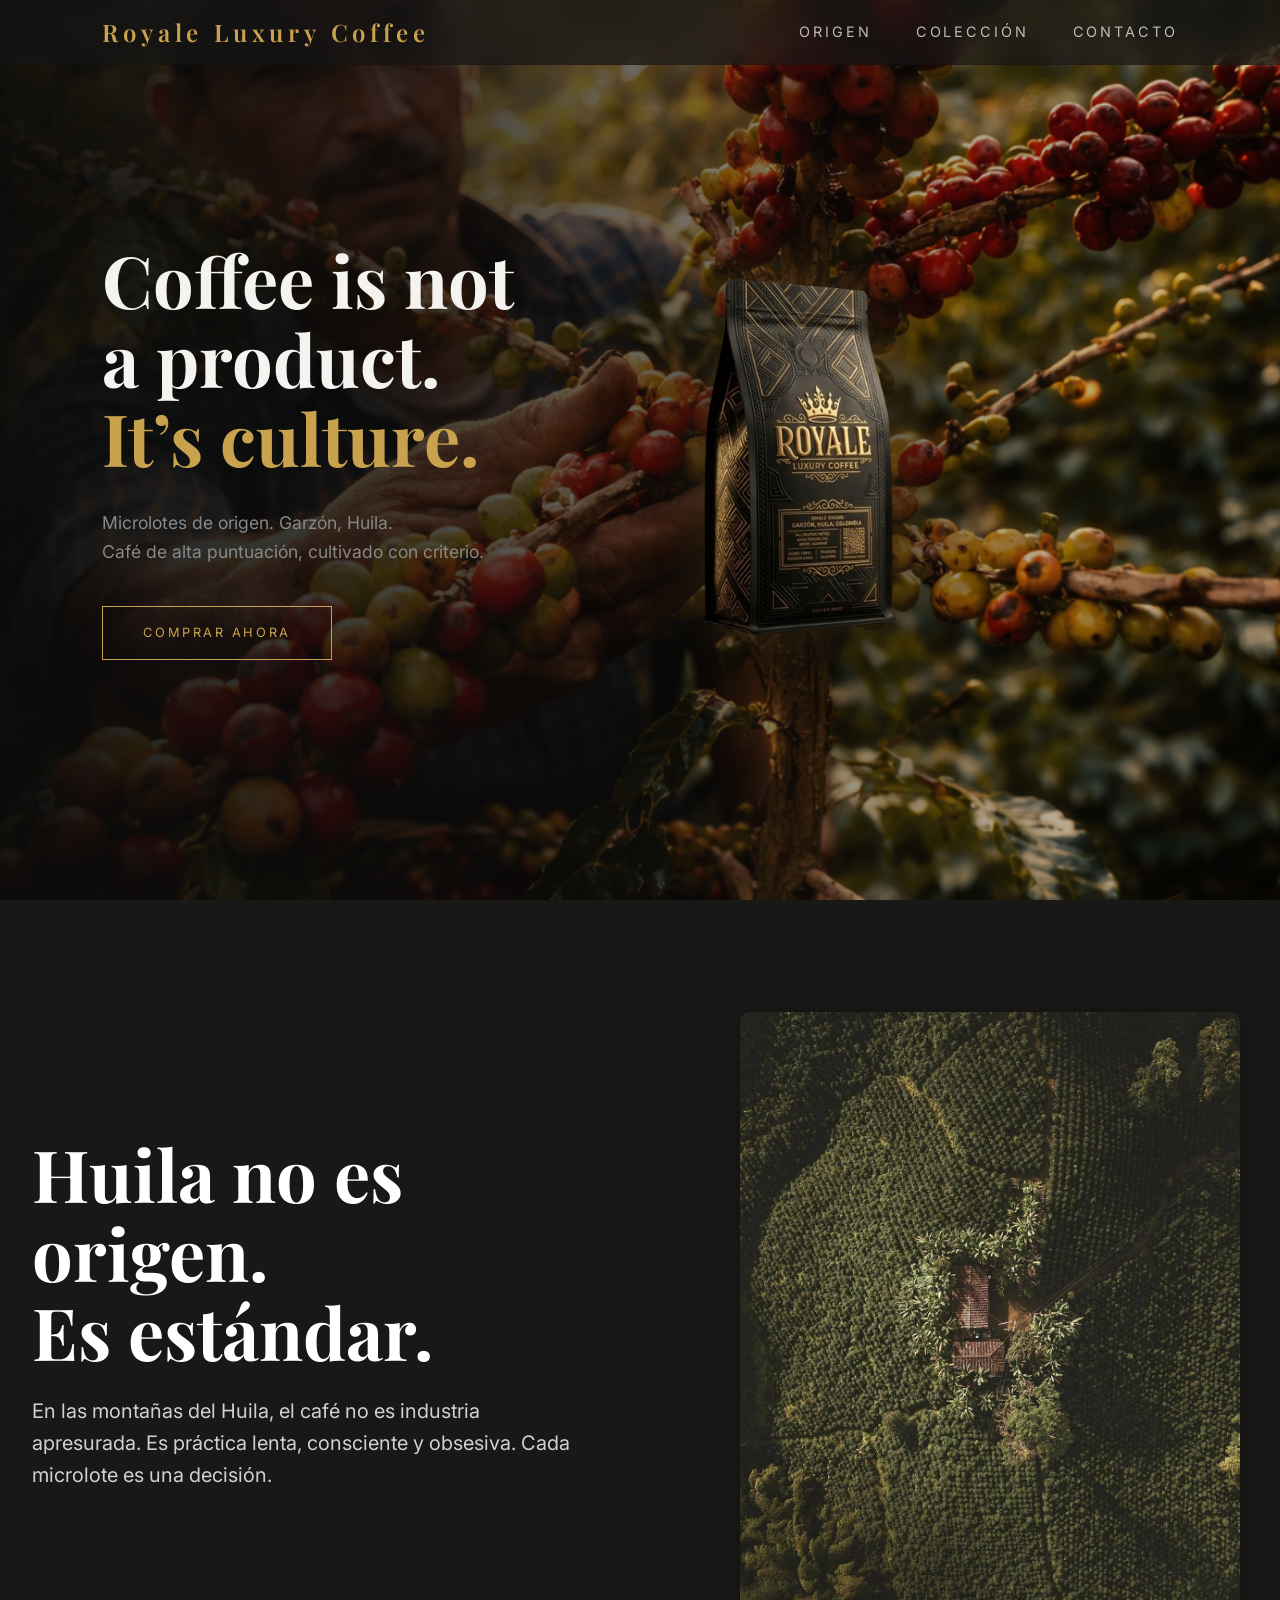
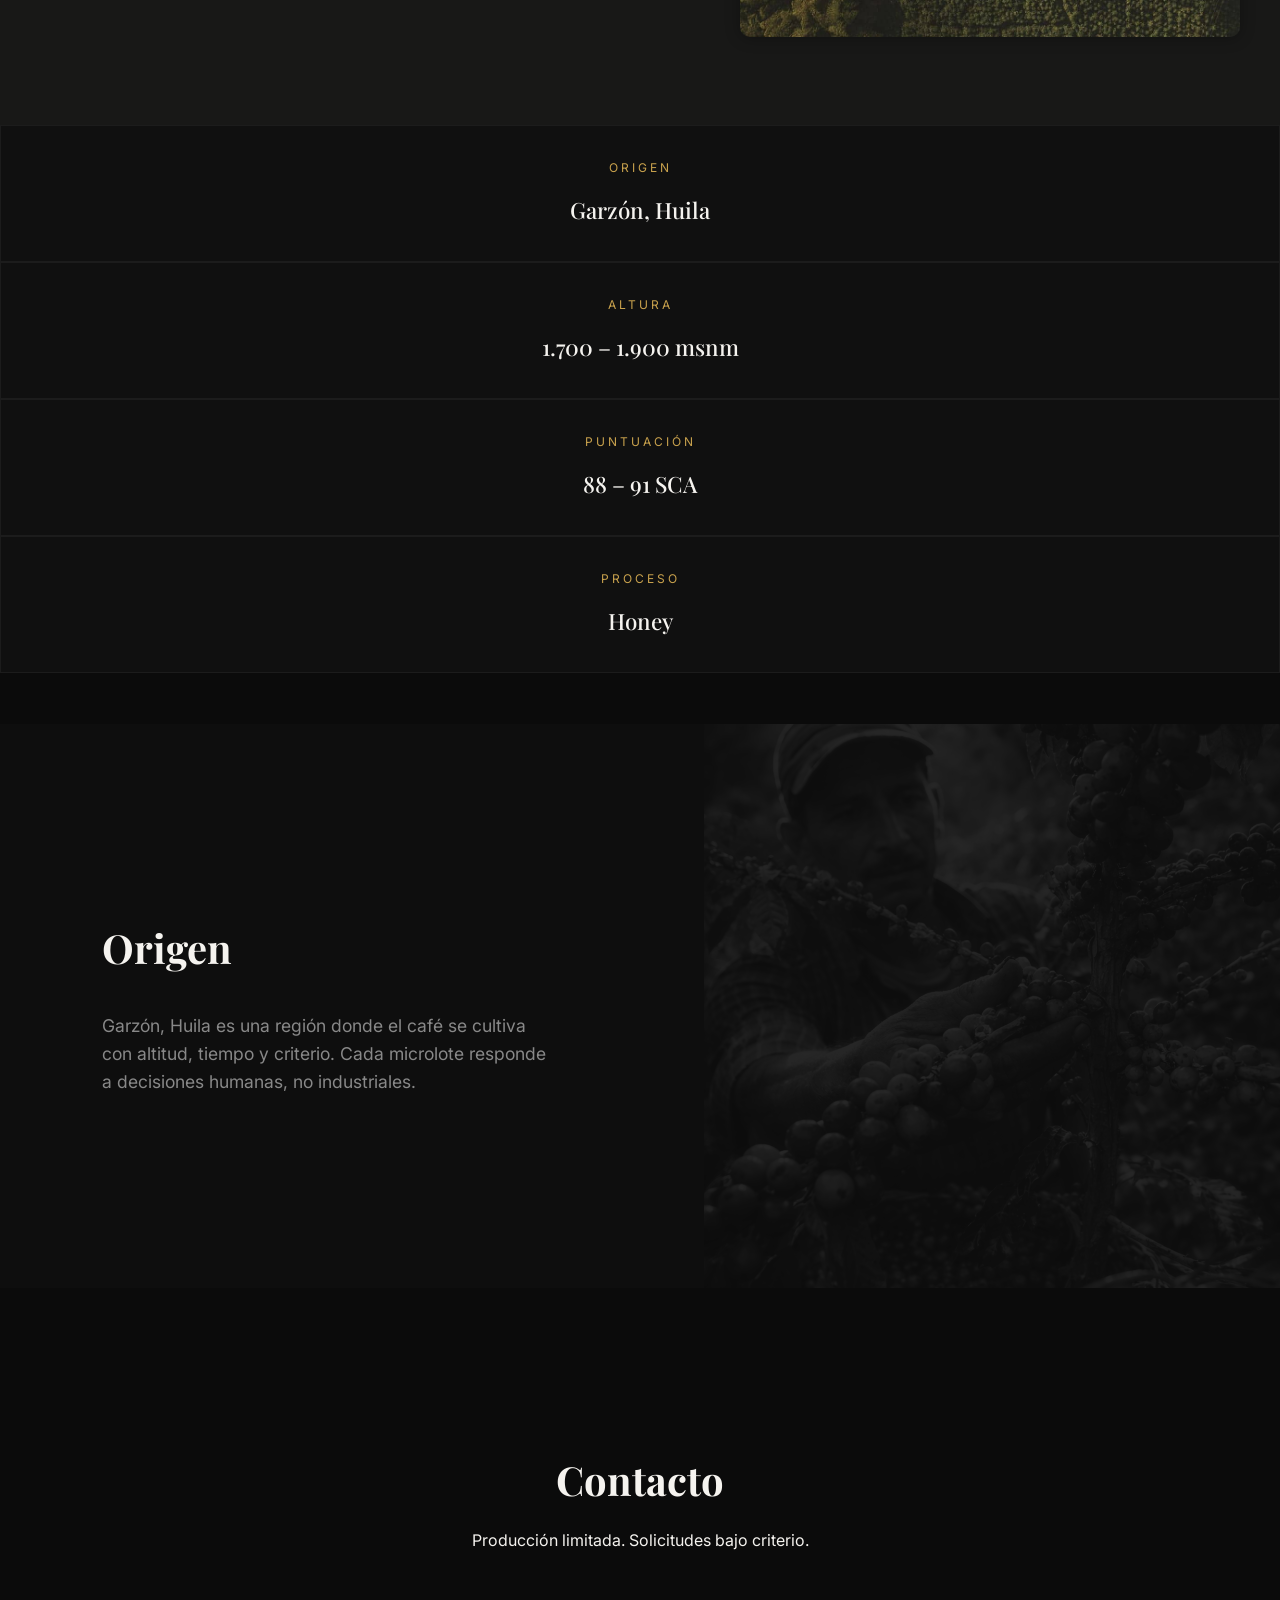
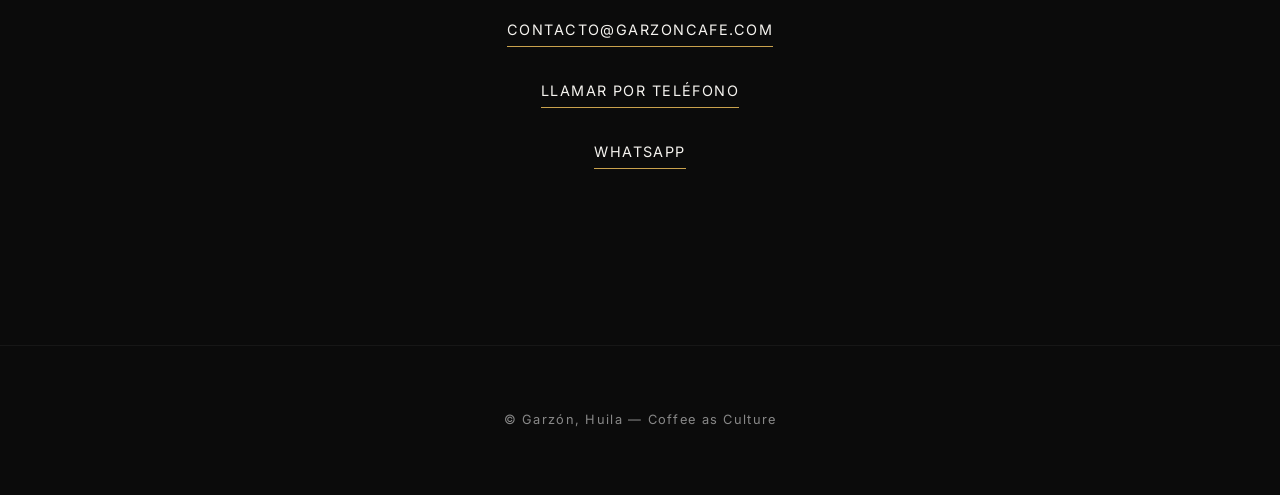
<file: Royal-Luxury.html>
<!DOCTYPE html>
<html lang="es">

<head>
    <meta charset="UTF-8">
    <title>Royale Luxury Coffee — Coffee as Culture</title>
    <meta name="viewport" content="width=device-width, initial-scale=1.0">
    <meta name="description" content="Café de microlotes de origen cultivados en Garzón, Huila. Coffee as culture">
    <link rel="dns-prefetch" href="//checkout.bold.co">

    <link rel="dns-prefetch" href="//fonts.googleapis.com">
    <link rel="dns-prefetch" href="//fonts.gstatic.com">
    <link
        href="https://fonts.googleapis.com/css2?family=Inter:wght@300;400;600&family=Playfair+Display:wght@500;600&display=swap"
        rel="stylesheet">

    <link rel="stylesheet" href="styles.css">

    <meta property="og:title" content="Royal Luxury Coffee">
    <meta property="og:description" content="Microlotes de café de origen cultivados en Garzón, Huila">
    <meta property="og:image" content="imagenes/homepage2.png">
    <meta name="theme-color" content="#0b0b0b">
    <link rel="icon" type="image/png" href="imagenes/homepage2.png">
</head>

<body>

    <header class="nav">
        <div class="logo">Royale Luxury Coffee </div>
        <nav>
            <a href="#">Origen</a>
            <a href="#">Colección</a>
            <a href="#">Contacto</a>
        </nav>
    </header>



    <main>

        <section class="hero">
            <div class="hero-wrapper">
                <div class="hero-content">
                    <h1>Coffee is not a product.<br><span>It’s culture.</span></h1>
                    <p>
                        Microlotes de origen. Garzón, Huila.<br>
                        Café de alta puntuación, cultivado con criterio.
                    </p>
                    <a href="Comprar.html" class="btn-gold">Comprar ahora</a>
                </div>

                <div class="hero-product">
                    <img src="imagenes/producto3.png" alt="Royal Luxury Coffee Pack">
                </div>
            </div>
        </section>



        <section class="editorial-section">
            <div class="container">
                <div class="editorial-text">

                    <h2> Huila no es origen.<br>Es estándar.</h2>
                    <p>
                        En las montañas del Huila, el café no es industria apresurada.
                        Es práctica lenta, consciente y obsesiva.
                        Cada microlote es una decisión.
                    </p>
                </div>
                <div class="editorial-finca">
                    <img src="imagenes/cafe.jpg" alt="Finca cafetera en Garzón, Huila">
                </div>
            </div>
        </section>




        <div class="editorial-metadata">
            <div>
                <span>Origen</span>
                <strong>Garzón, Huila</strong>
            </div>
            <div>
                <span>Altura</span>
                <strong>1.700 – 1.900 msnm</strong>
            </div>
            <div>
                <span>Puntuación</span>
                <strong>88 – 91 SCA</strong>
            </div>
            <div>
                <span>Proceso</span>
                <strong>Honey</strong>
            </div>
        </div>
        <br>
        <br>




        <section class="origen reveal" id="origen">
            <div class="origen-inner">
                <div class="origen-copy">
                    <h2>Origen</h2>
                    <p>
                        Garzón, Huila es una región donde el café
                        se cultiva con altitud, tiempo y criterio.
                        Cada microlote responde a decisiones
                        humanas, no industriales.
                    </p>
                </div>
            </div>
        </section>


        <section class="contacto" id="contacto">
            <h2>Contacto</h2>
            <p>Producción limitada. Solicitudes bajo criterio.</p>

            <div class="contact-links">
                <a href="mailto:contacto@garzoncafe.com" class="contact-link">contacto@garzoncafe.com</a><br>
                <a href="tel:+573000000000" class="contact-link">Llamar por teléfono</a><br>
                <a href="https://wa.me/573000000000" target="_blank" rel="noopener" class="contact-link">WhatsApp</a>
            </div>
        </section>

    </main>

    <footer>
        <p>© Garzón, Huila — Coffee as Culture</p>
    </footer>

</body>

</html>
</file>
<file: styles.css>
/* 1. VARIABLES Y CONFIGURACIÓN GLOBAL */
:root {
    --black: #0b0b0b;
    --white: #f5f3ef;
    --gold: #c9a24d;
    --gray: #888888;
    --transition: all 0.4s ease;
}

html {
    scroll-behavior: smooth;
}

* {
    margin: 0;
    padding: 0;
    box-sizing: border-box;
}

body {
    font-family: 'Inter', sans-serif;
    background-color: var(--black);
    color: var(--white);
    line-height: 1.6;
    -webkit-font-smoothing: antialiased;
}

/* Personalización de la selección de texto */
::selection {
    background-color: var(--gold);
    color: var(--black);
}

/* 2. NAVEGACIÓN (HEADER) */
.nav {
    position: fixed;
    top: 0;
    width: 100%;
    padding: 0.8rem 8%;
    display: flex;
    justify-content: space-between;
    align-items: center;
    background: rgba(22, 22, 22, 0.7);
    backdrop-filter: blur(15px);
    z-index: 1000;
    border-bottom: 1px solid #0303030d;
}

.logo {
    font-family: 'Playfair Display', serif;
    font-weight: 600;
    letter-spacing: 0.2em;
    color: var(--gold);
    font-size: 1.5rem;
}

.nav a {
    color: white;
    text-decoration: none;
    margin-left: 2.5rem;
    font-size: 0.9rem;
    /* CORREGIDO: era 0.1rem */
    text-transform: uppercase;
    letter-spacing: 0.2em;
    opacity: 0.7;
    /* CORREGIDO: era 100% */
    transition: var(--transition);
}

.nav a:hover {
    opacity: 1;
    color: var(--gold);
}

/* 3. HERO SECTION - UNIFICADO */
.hero {
    height: 100vh;
    display: flex;
    align-items: center;
    padding: 0 8%;
    background-image: linear-gradient(90deg, rgba(11, 11, 11, 0.95) 0%, rgba(11, 11, 11, 0.75) 35%, rgba(11, 11, 11, 0.45) 65%, rgba(11, 11, 11, 0.15) 100%), url("imagenes/homepage2.png");
    background-size: cover;
    background-position: center;
}

.hero-wrapper {
    display: flex;
    align-items: center;
    justify-content: space-between;
    width: 100%;
    gap: 4rem;
}

.hero-content {
    flex: 1;
    z-index: 2;
}

.hero-content h1 {
    font-family: 'Playfair Display', serif;
    font-size: clamp(2.5rem, 6vw, 4.5rem);
    line-height: 1.1;
    margin-bottom: 1.5rem;
}

.hero-content h1 span {
    color: var(--gold);
}

.hero-content p {
    margin-top: 2rem;
    max-width: 500px;
    font-size: 1.1rem;
    color: var(--gray);
}

/* PRODUCTO FLOTANTE EN HERO */
.hero-product {
    flex: 1;
    display: flex;
    justify-content: center;
    align-items: center;
    z-index: 2;
    margin-right: 15%;
}

.hero-product img {
    max-width: 90%;
    height: auto;
    mix-blend-mode: normal;
    opacity: 1;
    filter: drop-shadow(0 0 30px rgba(201, 162, 77, 0.2)) drop-shadow(0 20px 50px rgba(0, 0, 0, 0.9));
    animation: floating 4s ease-in-out infinite;
    transition: transform 0.5s ease;
}

.hero-product img:hover {
    filter: drop-shadow(0 0 40px rgba(201, 162, 77, 0.4)) drop-shadow(0 20px 50px rgba(0, 0, 0, 0.9));
    transform: scale(1.02);
}

/* BOTÓN DORADO */
.btn-gold {
    display: inline-block;
    margin-top: 2.5rem;
    padding: 1rem 2.5rem;
    border: 1px solid var(--gold);
    color: var(--gold);
    text-decoration: none;
    text-transform: uppercase;
    font-size: 0.8rem;
    letter-spacing: 0.2em;
    transition: all 0.3s ease;
}

.btn-gold:hover {
    background-color: var(--gold);
    color: var(--black);
    box-shadow: 0 0 20px rgba(201, 162, 77, 0.4);
}

/* 4. SECCIÓN EDITORIAL Y METADATA */
.editorial {
    padding: 8rem 8%;
}

.editorial-section {
    background-color: #181817;
    color: white;
    padding: 80px 20px;
}

.container {
    display: grid;
    grid-template-columns: 1.2fr 1fr;
    gap: 6rem;
    align-items: center;
    max-width: 1400px;
    margin: 0 auto;
}

.editorial-text h2 {
    font-family: 'Playfair Display', serif;
    font-size: clamp(2.5rem, 6vw, 4.5rem);
    line-height: 1.1;
    max-width: 850px;
    margin-bottom: 1.5rem;
    margin-left: -50px;


}

.editorial-text p {
    max-width: 550px;
    font-size: clamp(1rem, 2vw, 1.25rem);
    line-height: 1.6;
    opacity: 0.8;
    margin-left: -50px;

}

.editorial-finca img {
    margin-top: 2rem;
    width: 500px;
    max-width: 400vh;
    border-radius: 10px;
    box-shadow: 0 1px 15px rgba(0, 0, 0, 0.3);
}

.editorial-metadata::before {
    content: "";
    position: absolute;
    top: 0;
    left: 12%;
    width: 76%;
    height: 1px;
    background: linear-gradient(90deg, transparent, rgba(255, 255, 255, 0.12), transparent);
}

.stat-box {
    border: 1px solid rgba(212, 175, 55, 0.2);
    padding: 2rem;
    transition: all 0.4s ease;
    background: #0a0a0a;
}

.stat-box:hover {
    border-color: rgba(212, 175, 55, 1);
    transform: translateY(-5px);
    box-shadow: 0 10px 30px rgba(0, 0, 0, 0.5);
}

.stat-box .label {
    color: #D4AF37;
    letter-spacing: 0.2rem;
    font-size: 0.7rem;
    display: block;
    margin-bottom: 1rem;
}

.editorial-metadata>div {
    padding: 2rem;
    background: rgba(255, 255, 255, 0.02);
    border: 1px solid rgba(255, 255, 255, 0.05);
    transition: var(--transition);
    text-align: center;
}

.editorial-metadata>div:hover {
    background: rgba(201, 162, 77, 0.05);
    border-color: var(--gold);
    transform: translateY(-10px);
}

.editorial-metadata span {
    display: block;
    font-size: 0.75rem;
    text-transform: uppercase;
    letter-spacing: 0.25em;
    color: var(--gold);
    margin-bottom: 1rem;
}

.editorial-metadata strong {
    font-family: 'Playfair Display', serif;
    font-size: 1.4rem;
    font-weight: 500;
    color: var(--white);
}

/* 5. SECCIÓN ORIGEN */
.origen {
    position: relative;
    padding: 12rem 8%;
    background-color: #0e0e0e;
    overflow: hidden;
}

.origen::after {
    content: "";
    position: absolute;
    top: 0;
    right: -5%;
    width: 50%;
    height: 100%;
    background-image: url("imagenes/homepage2.png");
    background-size: cover;
    background-position: center;
    opacity: 0.1;
    filter: grayscale(100%);
    pointer-events: none;
}

.origen-copy h2 {
    font-family: 'Playfair Display', serif;
    font-size: 2.5rem;
    margin-bottom: 2rem;
}

.origen-copy p {
    max-width: 450px;
    font-size: 1.1rem;
    color: var(--gray);
}

/* 6. SECCIÓN COLECCIÓN (PRODUCTOS) */
.coleccion {
    padding: 10rem 8%;
}

.coleccion h2 {
    font-family: 'Playfair Display', serif;
    font-size: 2.5rem;
    margin-bottom: 4rem;
    text-align: center;
}

.lotes {
    display: grid;
    grid-template-columns: repeat(auto-fit, minmax(280px, 1fr));
    gap: 4rem;
}

.lote {
    padding: 2rem;
    border: 1px solid rgba(255, 255, 255, 0.05);
    transition: var(--transition);
}

.lote:hover {
    border-color: var(--gold);
    background-color: rgba(255, 255, 255, 0.02);
}

.lote h3 {
    font-family: 'Playfair Display', serif;
    font-size: 1.8rem;
    color: var(--gold);
}

.lote p {
    margin-top: 1rem;
    font-size: 0.95rem;
    color: var(--gray);
}

/* 7. CINEMA (QUOTE) */
.cinema {
    padding: 12rem 8%;
    text-align: center;
    background: linear-gradient(to bottom, var(--black), #1a1a1a);
}

.cinema blockquote {
    font-family: 'Playfair Display', serif;
    font-size: clamp(1.5rem, 3vw, 2.5rem);
    font-style: italic;
    max-width: 1000px;
    margin: 0 auto;
    line-height: 1.4;
}

/* 8. CONTACTO */
.contacto {
    padding: 10rem 8%;
    text-align: center;
}

.contacto h2 {
    font-family: 'Playfair Display', serif;
    font-size: 2.5rem;
    margin-bottom: 1rem;
}

.contact-links {
    margin-top: 3rem;
}

.contact-link {
    display: inline-block;
    margin: 1rem;
    color: var(--white);
    text-decoration: none;
    font-size: 0.9rem;
    letter-spacing: 0.1em;
    text-transform: uppercase;
    border-bottom: 1px solid var(--gold);
    padding-bottom: 5px;
    transition: var(--transition);
}

.contact-link:hover {
    color: var(--gold);
    letter-spacing: 0.15em;
}

/* 9. NUESTRO PRODUCTO */
.nuestro-producto {
    text-align: center;
    margin-bottom: 4rem;
    padding: 4rem 8%;
    background-color: var(--gold);
}

.nuestro-producto h2 {
    font-family: 'Playfair Display', serif;
    font-size: 2.5rem;
    color: var(--black);
}

/* 10. FOOTER */
footer {
    padding: 4rem 8%;
    border-top: 1px solid rgba(255, 255, 255, 0.05);
    text-align: center;
    font-size: 0.8rem;
    color: var(--gray);
    letter-spacing: 0.1em;
}

/* 11. ANIMACIONES */
@keyframes fadeUp {
    from {
        opacity: 0;
        transform: translateY(30px);
    }

    to {
        opacity: 1;
        transform: translateY(0);
    }
}

@keyframes floating {
    0% {
        transform: translateY(0px);
    }

    50% {
        transform: translateY(-20px);
    }

    100% {
        transform: translateY(0px);
    }
}

.hero-content,
.editorial-text,
.cinema blockquote {
    animation: fadeUp 1.5s ease-out;
}

/* 12. RESPONSIVE */

/* MEDIA QUERIES: Ajustes para pantallas grandes (Desktop) */
@media (min-width: 1024px) {
    .editorial-text {
        margin-left: 10%;
    }
}

/* Tablets y pantallas medianas */
@media (max-width: 992px) {
    .hero-wrapper {
        flex-direction: column;
        text-align: center;
        margin-top: 5rem;
    }

    .hero {
        background-image: linear-gradient(rgba(11, 11, 11, 0.8), rgba(11, 11, 11, 0.8)), url("imagenes/homepage2.png");
    }

    .hero-product {
        margin-right: 0;
    }

    .hero-content p {
        margin-left: auto;
        margin-right: auto;
    }

    /* Grid editorial a una columna */
    .container {
        grid-template-columns: 1fr;
        gap: 3rem;
    }

    .editorial-text {
        margin-left: 0;
    }

    .editorial-text h2,
    .editorial-text p {
        margin-left: 0;
    }

    .editorial-finca img {
        width: 100%;
        max-width: 500px;
    }

    /* Metadata responsive */
    .editorial-metadata {
        display: grid;
        grid-template-columns: repeat(2, 1fr);
        gap: 1.5rem;
    }
}

/* Mobile */
@media (max-width: 768px) {
    .nav {
        padding: 1.2rem 5%;
    }

    .nav a {
        font-size: 0.75rem;
        margin-left: 1.5rem;
    }

    .hero,
    .editorial,
    .origen,
    .coleccion,
    .cinema,
    .contacto,
    .nuestro-producto {
        padding-left: 5%;
        padding-right: 5%;
    }

    .editorial-text h2,
    .editorial-text p {
        margin-left: 0;
    }

    .editorial-finca img {
        width: 100%;
    }

    /* Metadata en 1 columna en mobile */
    .editorial-metadata {
        grid-template-columns: 1fr;
        gap: 1rem;
    }

    .editorial-metadata::before {
        left: 0;
        width: 100%;
    }

    /* Lotes en mobile */
    .lotes {
        gap: 2rem;
    }

    .origen {
        padding-top: 8rem;
        padding-bottom: 8rem;
    }

    .coleccion,
    .cinema,
    .contacto {
        padding-top: 6rem;
        padding-bottom: 6rem;
    }
}

/* Mobile muy pequeño */
@media (max-width: 480px) {
    .nav a {
        font-size: 0.65rem;
        margin-left: 1rem;
        letter-spacing: 0.1em;
    }

    .logo {
        font-size: 1.2rem;
    }

    .hero-content h1 {
        font-size: 2rem;
    }

    .btn-gold {
        padding: 0.8rem 1.8rem;
        font-size: 0.7rem;
    }

    .contact-link {
        display: block;
        margin: 1rem auto;
        width: fit-content;
    }
}
</file>
<file: style-compra.css>
@font-face{ 
  font-family: "Gotham SSm A"; 
  src: url([data-uri]); 
  font-weight:300; 
  font-style:normal;
} 
@font-face{ 
  font-family: "Gotham SSm A";
  src: url([data-uri]);
  font-weight:400;
  font-style:normal;
}
@font-face{
  font-family: "Gotham SSm A";
  src: url([data-uri]);
  font-weight:500;
  font-style:normal;
}
@font-face{ 
  font-family: "Gotham SSm A";
  src: url([data-uri]);
  font-weight:700;
  font-style:normal;
}


* {
    padding: 0;
    margin: 0;
    box-sizing: border-box;
     font-family:"Gotham SSm A", sans-serif !important ;
}


:root {
    --black: #0b0b0b;
    --white: #f5f3ef;
    --gold: #c9a24d;
    --goldd: #534832;
    --gray: #888888;
    --transition: all 0.4s ease;
}




body {
    background-color: var(--black);
    color: var(--white);
    line-height: 1.6;
    -webkit-font-smoothing: antialiased;
    
    
    
}

.logo img {
    width: 180px;
    /* Un poco más pequeño para elegancia */
    display: block;
}

.nav {
    top: 0;
    width: 100%;
    height: 70px;
    padding: 0 8%; /* 1. Corregido: 0 espacio vertical, 8% a los lados */
    display: flex;
    justify-content: space-between;
    align-items: center;
       background-color: #1818179a;
    backdrop-filter: blur(10px);
    z-index: 1000;
    border-bottom: 1px solid rgba(111, 45, 45, 0.05);
    position: fixed;
}

.nav a {
    display: inline-block; 
    color: rgba(255, 255, 255, 0.835);
    text-decoration: none;
    margin-left: 1.5rem;
    font-size: 0.1px; 
    letter-spacing: 0.15em;
    transition: var(--transition);

    padding: 5px 0px 0px 5px; 
}

.nav a:hover {
    color: var(--gold);
}

main {
    padding: 10rem 9% 5rem;
    display: flex;
    justify-content: center;
    align-items: flex-start;
    max-width: 1300px;
    margin: 0 auto;
    gap: 20%;
    height: auto;

}



/* RESPONSIVE */

@media (max-width: 768px) {
    .nav {
        padding: 0 5%;
        height: 70px;
    }

    .logo img {
        width: 140px;
    }

    .nav a {
        margin-left: 1.2rem;
        font-size: 0.65rem;
        /* En móvil no bajamos tanto el tamaño */
    }
}

@media (max-width: 480px) {
    .nav {
        padding: 0 4%;
    }

    .logo img {
        width: 120px;
    }

    .nav a {
        margin-left: 0.7rem;
        font-size: 0.6rem;
        letter-spacing: 0.1em;
        /* Menos espacio para que quepa en pantallas mini */
    }
}

section.img-venta {

    flex: 1.2;
    position: sticky;
    top: 100px;
    flex-direction: column;
    height: fit-content;
    display: flex;
    max-width: auto;
    gap: 1rem;
}

#enunciado-venta {
    display: block;
   
    color: var(--gold);
    font-size: 1px;
    position: relative;
    top: -2rem;


}


section.img-venta img {
    width: 600px;
    max-width: 600px;
    height: auto;
    border-radius: 10px;
    display: block;


}


.data-product {
    padding-top: 3rem;
    padding-right: 1rem;
    display: flex;
    flex-direction: column;
    gap: 1rem;
    color: white;

}

.data-product h1 {
    font-size: 1.8rem;
    white-space: nowrap;

    

}
 
.data-product #originp{
   font-family: 'Playfair Display', serif; font-style: italic; font-size:1rem ; color: var(--gold);

    color: rgb(255, 255, 255);
    
    text-align: start;

    
}

.list-flavor{
    display: flex;
    padding:0;
    gap: 25px;
    margin: 0;
    font-size: 1.1rem;
    align-items: center;
    justify-content: center;
  


}
.list-flavor li {
    list-style:circle; 
    display:flex;
    justify-content: center; 
    gap: 1.5rem; 
    padding: 0;
    
   
}

#volume {
font-size: 18px;

}

.volumen-option {
    display: flex;

}

.size-option {
    background: transparent;
    border: 1px solid var(--gray);
    color: var(--white);
    padding: 0.8rem 9rem;
    border-radius: 4px;
    cursor: pointer;
    display: flex;
    flex-direction: column;
    align-items: center;
    min-width: 100px;
    transition: var(--transition);
   

}

.size-option .onzas {
    font-size: 0.95rem;
    font-weight: 400;
    margin-bottom: 0.2rem;
}

.size-option .price {
    font-size: 0.8rem;
    color: var(--gray);
    font-weight: 400;
}

.size-option:hover,
.size-option.active {
    border-color: var(--gold);

}

.size-option:hover,
.size-option.active {
    color: var(--gold);

}

.quantity-button {
    background: transparent;
    border: 1px solid var(--gray);
    color: var(--white);
    padding: 0.9rem 0.2rem;
    border-radius: 4%;
    cursor: pointer;
    display: flex;
    flex-direction: column;
    align-items: center;
    min-width: 100px;
    transition: var(--transition);

}
.quantity-button button{
    border: none;
    padding: 10px 18px;
    font-size: 1.2rem;
    cursor: pointer;
    background: transparent;
    transition: background 0.3s ease;
}

.quantity-button .mas {
  color: #fff;
    
}

.quantity-button .menos {
   
    color: #fff;            /* Signo menos en blanco */
   
}
.quantity-button .numero{
    padding: 0 15px;
    font-weight: 600;
   
    min-width: 30px;
    text-align: center;
}


.quantity-button:hover,
.quantity-button.active {
    border-color: var(--gold);

}

.quantity-button:hover,
.quantity-button.active {
    color: var(--gold);
   background-color: #000; /* Fondo negro */
    color: #fff;            /* Signo menos en blanco */
    font-weight: bold;

}

.quantity-button .mas:hover{
   
    color: #fff;            
    font-weight: bold;
    border: solid 1px;
    border-radius: 4px;
      transition-timing-function: ease;
}

.quantity-button .menos:hover{

    color: #fff;            /* Signo menos en blanco */
    font-weight: bold;
    border: solid 1px;
    border-radius: 4px;
    transition-timing-function: ease;
}





.finalizar-compra {
    background: transparent;
    border: 1px solid var(--gray);
    color: var(--white);
    padding: 0.9rem 0.2rem;
    border-radius: 4px;
    cursor: pointer;
    display: flex;
    flex-direction: column;
    align-items: center;
    min-width: 100%;
    position: relative;
    transition-duration: 1s;
    transition-timing-function: ease;



}

.finalizar-compra:hover,
.finalizar-compra.active {
    background-color: #000;;
    /* Rellenamos el fondo */
    border-color: var(--gold);





}


/* Definiciones de color y textura de oro cepillado */
:root {
    --gold-solid: #c9a24d;
    --gold-text: #e0ca91;
    --brushed-gold: linear-gradient(135deg, #f0e2b3 0%, #c9a24d 50%, #ae8a3c 100%);
    --white: #f5f3ef;
    --gray: #888888;
    --black: #0b0b0b;
    --transition: all 0.4s ease;
}

.btn-acquire-perfect {
    background: var(--brushed-gold);
    /* Metal cepillado */
    border: 1px solid rgba(255, 255, 255, 0.1);
    border-radius: 8px;
    /* Look premium cuadrado */
    padding: 14px 28px;
    cursor: pointer;
    box-shadow: 0 4px 6px rgba(0, 0, 0, 0.2);
    transition: var(--transition);
    position: relative;
    overflow: hidden;
}

.btn-acquire-perfect .content {
    display: flex;
    align-items: center;
    justify-content: center;
    gap: 16px;
    /* Espacio elegante */
}


.coffee-accordion {
    border-bottom: 1px solid #e0e0e0; /* La línea gris de tu foto */
    padding: 20px 0;
}

.coffee-accordion summary {
    list-style: none; /* Quita la flecha por defecto del navegador */
    display: flex;
    justify-content: space-between;
    align-items: center;
    cursor: pointer;
    font-size: 1rem;
    font-weight: 500;
}

/* Para crear la flechita de la derecha con CSS */
.coffee-accordion summary::after {
    content: '▼'; 
    font-size: 1rem;
    transition: transform 0.3s;
}

/* Rotar la flecha cuando está abierto */
.coffee-accordion[open] summary::after {
    transform: rotate(180deg);
}

.content {
    padding-top: 15px;
    color: var(--gold);
}
</file>
